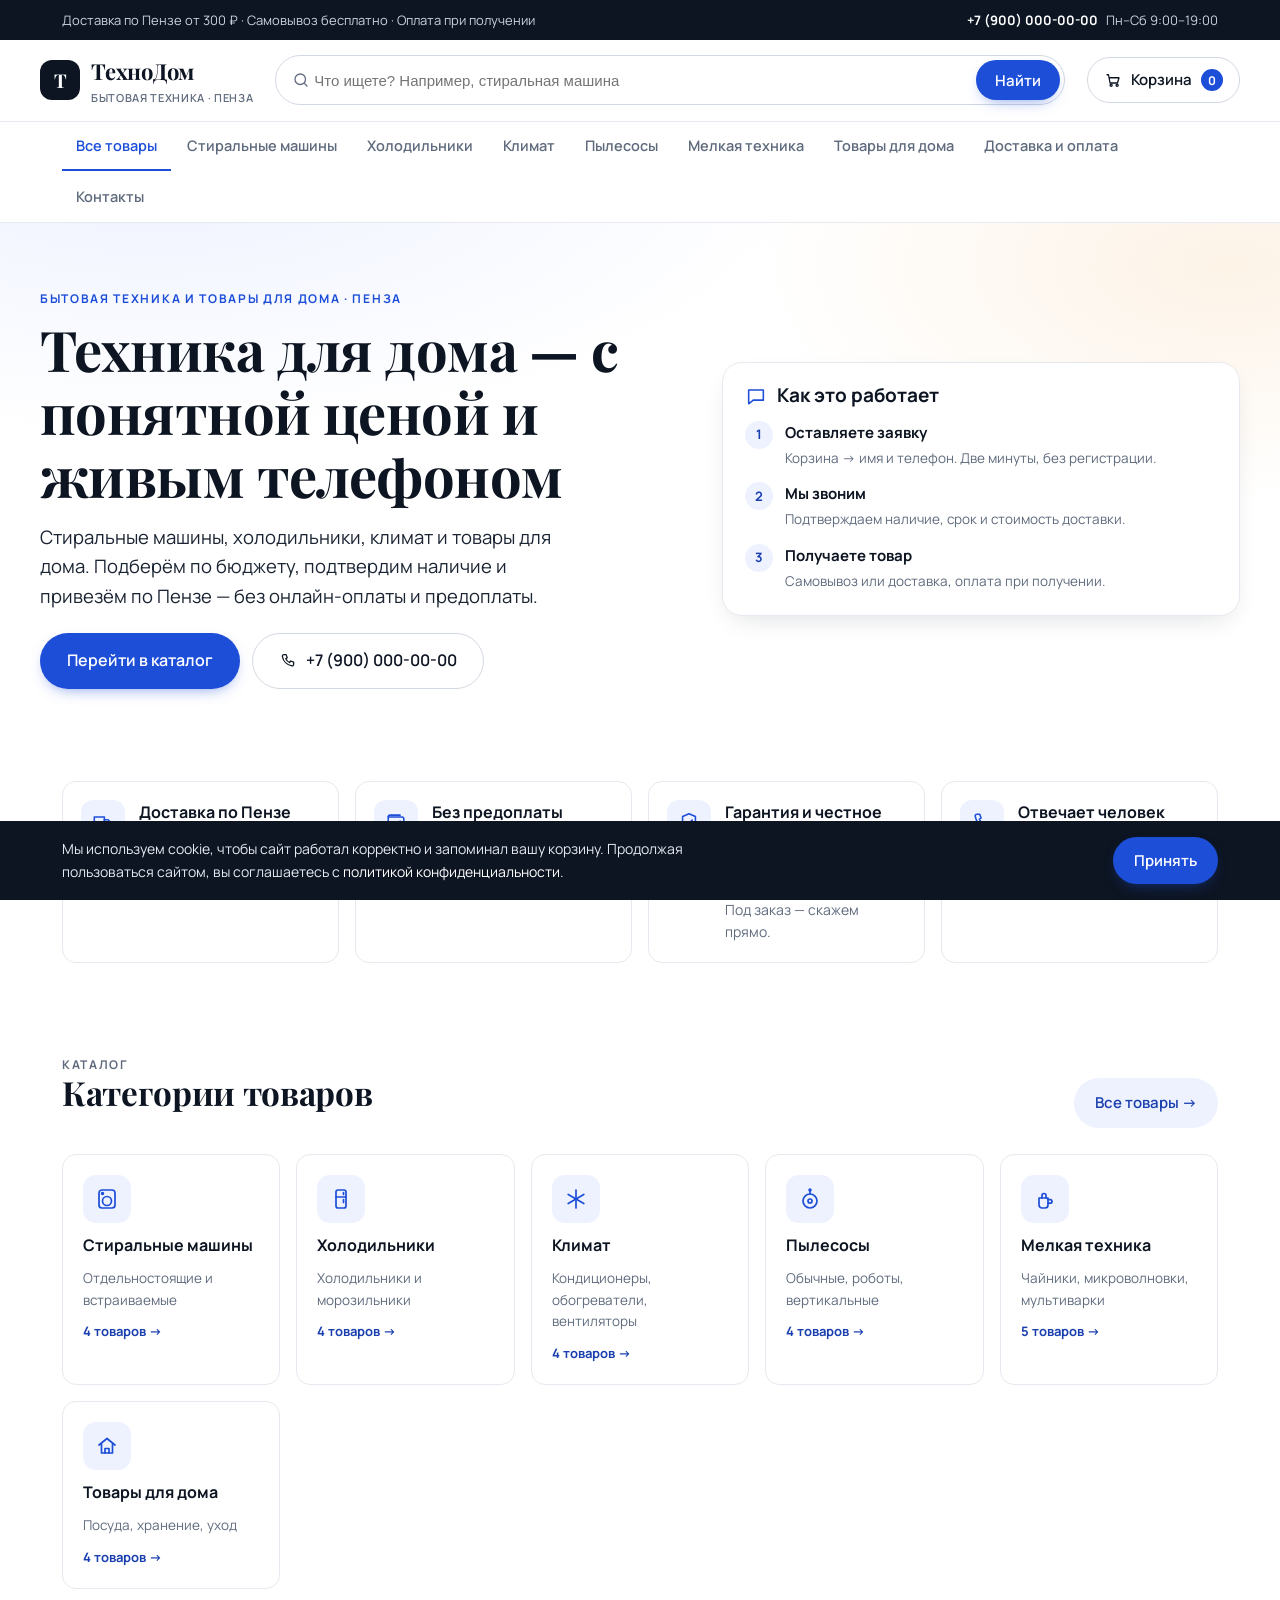
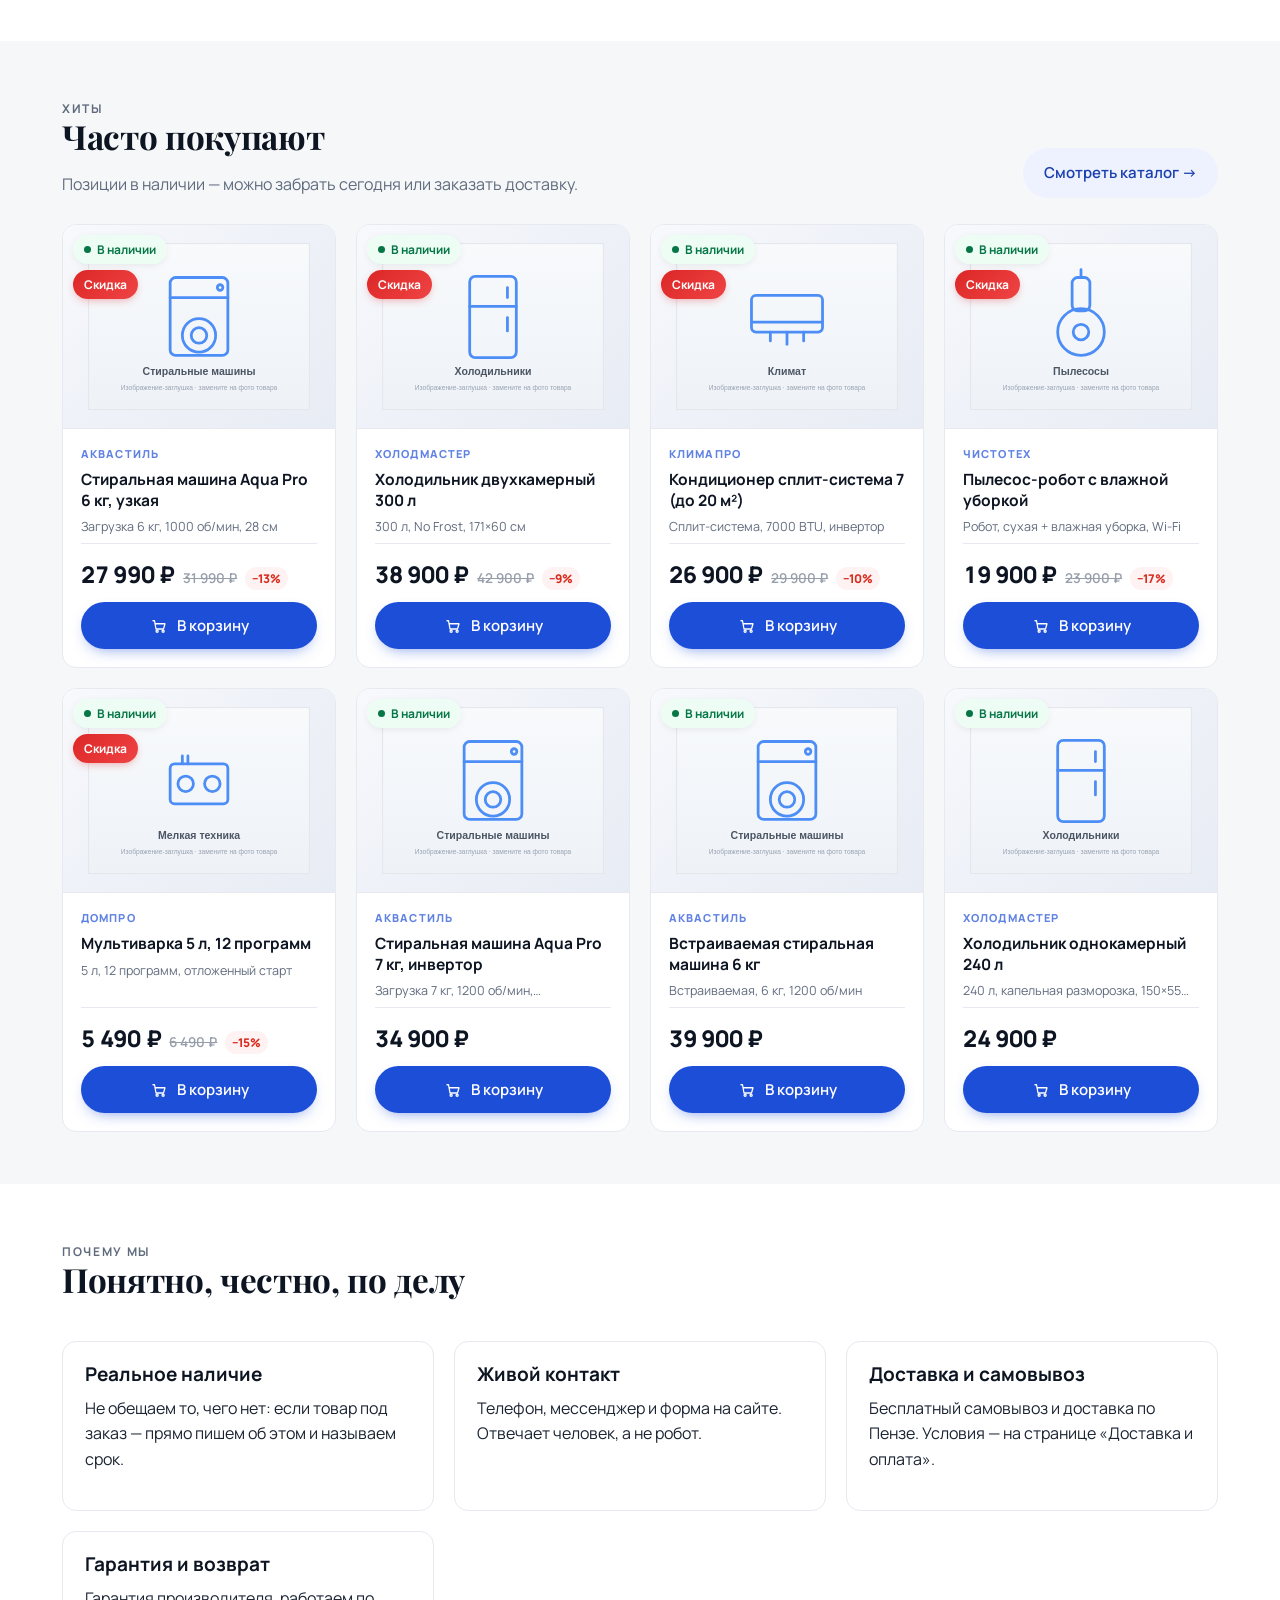
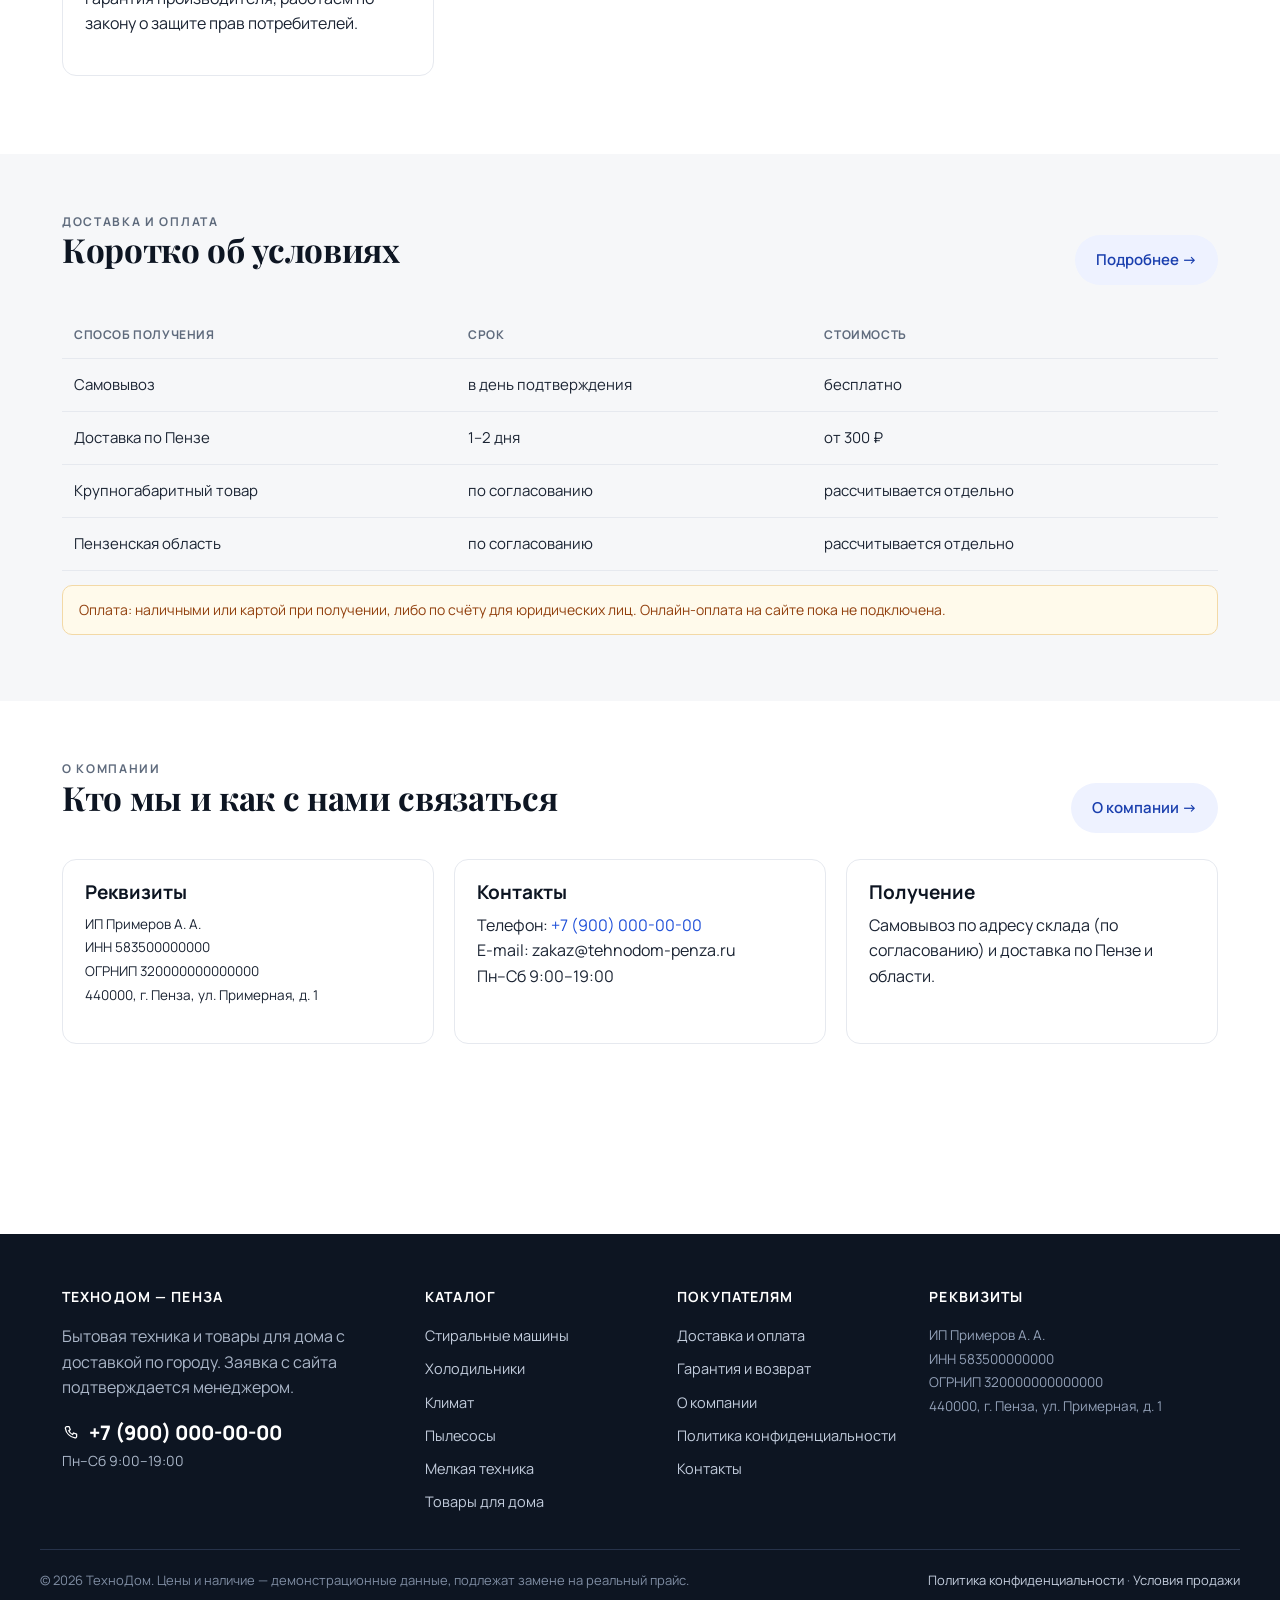
<file: index.html>
<!DOCTYPE html>
<html lang="ru">
<head>
<meta charset="utf-8">
<meta name="viewport" content="width=device-width, initial-scale=1">
<title>ТехноДом Пенза — бытовая техника и товары для дома с доставкой</title>
<meta name="description" content="Бытовая техника и товары для дома в Пензе: стиральные машины, холодильники, климат, пылесосы, мелкая техника. Доставка по городу и самовывоз, оплата при получении.">
<link rel="canonical" href="https://example.ru/">
<link rel="preconnect" href="https://fonts.googleapis.com">
<link rel="preconnect" href="https://fonts.gstatic.com" crossorigin>
<link href="https://fonts.googleapis.com/css2?family=Manrope:wght@400;500;600;700;800&family=Playfair+Display:wght@600;700&display=swap" rel="stylesheet">
<link rel="stylesheet" href="assets/css/styles.css">
<link rel="icon" href="assets/img/cat-other.svg" type="image/svg+xml">
</head>
<body>
<a class="skip-link" href="#content">Перейти к содержимому</a>

<div class="topbar">
  <div class="container topbar-inner">
    <span class="topbar-left">Доставка по Пензе от 300 ₽ · Самовывоз бесплатно · Оплата при получении</span>
    <span class="topbar-right">
      <a class="topbar-phone" href="tel:+79000000000">+7 (900) 000-00-00</a>
      <span>Пн–Сб 9:00–19:00</span>
    </span>
  </div>
</div>

<header class="site-header">
  <div class="container header-main">
    <a class="brand" href="index.html"><span class="brand-mark">Т</span><span>ТехноДом<small>бытовая техника · Пенза</small></span></a>
    <form class="header-search" role="search" action="catalog.html" method="get">
      <label class="visually-hidden" for="q">Поиск по каталогу</label>
      <span class="search-ico" data-icon="search"></span>
      <input id="q" name="q" type="search" placeholder="Что ищете? Например, стиральная машина">
      <button class="btn btn-primary" type="submit">Найти</button>
    </form>
    <div class="header-actions">
      <a class="cart-link" href="cart.html"><span data-icon="cart"></span>Корзина <span class="cart-count" data-cart-count>0</span></a>
      <button class="nav-toggle" type="button" aria-expanded="false" aria-controls="main-nav"><span data-icon="menu"></span><span>Меню</span></button>
    </div>
  </div>
  <nav class="main-nav" id="main-nav" aria-label="Каталог">
    <div class="container">
      <ul>
        <li><a href="catalog.html" aria-current="page">Все товары</a></li>
        <li><a href="catalog.html?cat=washing">Стиральные машины</a></li>
        <li><a href="catalog.html?cat=fridges">Холодильники</a></li>
        <li><a href="catalog.html?cat=climate">Климат</a></li>
        <li><a href="catalog.html?cat=vacuum">Пылесосы</a></li>
        <li><a href="catalog.html?cat=small">Мелкая техника</a></li>
        <li><a href="catalog.html?cat=home">Товары для дома</a></li>
        <li><a href="delivery.html">Доставка и оплата</a></li>
        <li><a href="contacts.html">Контакты</a></li>
      </ul>
    </div>
  </nav>
</header>

<main id="content">
  <!-- HERO -->
  <section class="hero">
    <div class="container hero-inner">
      <div>
        <p class="eyebrow">Бытовая техника и товары для дома · Пенза</p>
        <h1>Техника для дома — с понятной ценой и живым телефоном</h1>
        <p class="lead">Стиральные машины, холодильники, климат и товары для дома. Подберём по бюджету, подтвердим наличие и привезём по Пензе — без онлайн-оплаты и предоплаты.</p>
        <div class="hero-actions">
          <a class="btn btn-primary btn-lg" href="catalog.html">Перейти в каталог</a>
          <a class="btn btn-outline btn-lg" href="tel:+79000000000"><span data-icon="phone"></span><span>+7 (900) 000-00-00</span></a>
        </div>
      </div>
      <aside class="trust-panel" aria-label="Как оформить заказ">
        <div class="tp-head"><span data-icon="chat" data-icon-size="22"></span><h3>Как это работает</h3></div>
        <ol class="steps">
          <li><span class="n">1</span><div><b>Оставляете заявку</b><span>Корзина → имя и телефон. Две минуты, без регистрации.</span></div></li>
          <li><span class="n">2</span><div><b>Мы звоним</b><span>Подтверждаем наличие, срок и стоимость доставки.</span></div></li>
          <li><span class="n">3</span><div><b>Получаете товар</b><span>Самовывоз или доставка, оплата при получении.</span></div></li>
        </ol>
      </aside>
    </div>
  </section>

  <!-- BENEFITS -->
  <section class="section" style="padding-top:34px;padding-bottom:34px">
    <div class="container benefits">
      <div class="benefit"><span class="bico" data-icon="truck" data-icon-size="22"></span><div><b>Доставка по Пензе</b><p>Самовывоз бесплатно, доставка от 300 ₽ — назовём срок при звонке.</p></div></div>
      <div class="benefit"><span class="bico" data-icon="wallet" data-icon-size="22"></span><div><b>Без предоплаты</b><p>Оплата при получении или по счёту. Онлайн-оплаты на сайте нет намеренно.</p></div></div>
      <div class="benefit"><span class="bico" data-icon="shield" data-icon-size="22"></span><div><b>Гарантия и честное наличие</b><p>Документы на товар, гарантия производителя. Под заказ — скажем прямо.</p></div></div>
      <div class="benefit"><span class="bico" data-icon="phone" data-icon-size="22"></span><div><b>Отвечает человек</b><p>Телефон, форма на сайте и мессенджер. Поможем выбрать под задачу.</p></div></div>
    </div>
  </section>

  <!-- CATEGORIES -->
  <section class="section">
    <div class="container">
      <div class="section-head">
        <div>
          <p class="eyebrow">Каталог</p>
          <h2>Категории товаров</h2>
        </div>
        <a class="btn btn-ghost" href="catalog.html">Все товары →</a>
      </div>
      <div class="grid-cards" id="home-categories"></div>
    </div>
  </section>

  <!-- HITS -->
  <section class="section section-alt">
    <div class="container">
      <div class="section-head">
        <div>
          <p class="eyebrow">Хиты</p>
          <h2>Часто покупают</h2>
          <p>Позиции в наличии — можно забрать сегодня или заказать доставку.</p>
        </div>
        <a class="btn btn-ghost" href="catalog.html?sort=popular">Смотреть каталог →</a>
      </div>
      <div class="product-grid" id="home-hits"></div>
    </div>
  </section>

  <!-- WHY US -->
  <section class="section">
    <div class="container">
      <div class="section-head"><div><p class="eyebrow">Почему мы</p><h2>Понятно, честно, по делу</h2></div></div>
      <div class="content-grid">
        <div class="info-card"><h3>Реальное наличие</h3><p>Не обещаем то, чего нет: если товар под заказ — прямо пишем об этом и называем срок.</p></div>
        <div class="info-card"><h3>Живой контакт</h3><p>Телефон, мессенджер и форма на сайте. Отвечает человек, а не робот.</p></div>
        <div class="info-card"><h3>Доставка и самовывоз</h3><p>Бесплатный самовывоз и доставка по Пензе. Условия — на странице «Доставка и оплата».</p></div>
        <div class="info-card"><h3>Гарантия и возврат</h3><p>Гарантия производителя, работаем по закону о защите прав потребителей.</p></div>
      </div>
    </div>
  </section>

  <!-- DELIVERY STRIP -->
  <section class="section section-alt">
    <div class="container">
      <div class="section-head"><div><p class="eyebrow">Доставка и оплата</p><h2>Коротко об условиях</h2></div>
        <a class="btn btn-ghost" href="delivery.html">Подробнее →</a></div>
      <table class="data-table">
        <thead><tr><th>Способ получения</th><th>Срок</th><th>Стоимость</th></tr></thead>
        <tbody>
          <tr><td>Самовывоз</td><td>в день подтверждения</td><td>бесплатно</td></tr>
          <tr><td>Доставка по Пензе</td><td>1–2 дня</td><td>от 300 ₽</td></tr>
          <tr><td>Крупногабаритный товар</td><td>по согласованию</td><td>рассчитывается отдельно</td></tr>
          <tr><td>Пензенская область</td><td>по согласованию</td><td>рассчитывается отдельно</td></tr>
        </tbody>
      </table>
      <p class="note">Оплата: наличными или картой при получении, либо по счёту для юридических лиц. Онлайн-оплата на сайте пока не подключена.</p>
    </div>
  </section>

  <!-- REQUISITES / TRUST -->
  <section class="section">
    <div class="container">
      <div class="section-head"><div><p class="eyebrow">О компании</p><h2>Кто мы и как с нами связаться</h2></div>
        <a class="btn btn-ghost" href="about.html">О компании →</a></div>
      <div class="content-grid">
        <div class="info-card"><h3>Реквизиты</h3><p class="requisites" style="color:var(--text-soft)">ИП Примеров А. А.<br>ИНН 583500000000<br>ОГРНИП 320000000000000<br>440000, г. Пенза, ул. Примерная, д. 1</p></div>
        <div class="info-card"><h3>Контакты</h3><p>Телефон: <a href="tel:+79000000000">+7 (900) 000-00-00</a><br>E-mail: zakaz@tehnodom-penza.ru<br>Пн–Сб 9:00–19:00</p></div>
        <div class="info-card"><h3>Получение</h3><p>Самовывоз по адресу склада (по согласованию) и доставка по Пензе и области.</p></div>
      </div>
    </div>
  </section>
</main>

<footer class="site-footer">
  <div class="container footer-grid">
    <div>
      <h4>ТехноДом — Пенза</h4>
      <p>Бытовая техника и товары для дома с доставкой по городу. Заявка с сайта подтверждается менеджером.</p>
      <a class="foot-phone" href="tel:+79000000000"><span data-icon="phone"></span>+7 (900) 000-00-00</a>
      <p style="font-size:14px">Пн–Сб 9:00–19:00</p>
    </div>
    <div>
      <h4>Каталог</h4>
      <ul>
        <li><a href="catalog.html?cat=washing">Стиральные машины</a></li>
        <li><a href="catalog.html?cat=fridges">Холодильники</a></li>
        <li><a href="catalog.html?cat=climate">Климат</a></li>
        <li><a href="catalog.html?cat=vacuum">Пылесосы</a></li>
        <li><a href="catalog.html?cat=small">Мелкая техника</a></li>
        <li><a href="catalog.html?cat=home">Товары для дома</a></li>
      </ul>
    </div>
    <div>
      <h4>Покупателям</h4>
      <ul>
        <li><a href="delivery.html">Доставка и оплата</a></li>
        <li><a href="warranty.html">Гарантия и возврат</a></li>
        <li><a href="about.html">О компании</a></li>
        <li><a href="privacy.html">Политика конфиденциальности</a></li>
        <li><a href="contacts.html">Контакты</a></li>
      </ul>
    </div>
    <div>
      <h4>Реквизиты</h4>
      <p class="requisites">ИП Примеров А. А.<br>ИНН 583500000000<br>ОГРНИП 320000000000000<br>440000, г. Пенза, ул. Примерная, д. 1</p>
    </div>
  </div>
  <div class="container footer-legal">
    <span>© 2026 ТехноДом. Цены и наличие — демонстрационные данные, подлежат замене на реальный прайс.</span>
    <span><a href="privacy.html">Политика конфиденциальности</a> · <a href="delivery.html">Условия продажи</a></span>
  </div>
</footer>

<div class="cookie-bar">
  <div class="container">
    <p>Мы используем cookie, чтобы сайт работал корректно и запоминал вашу корзину. Продолжая пользоваться сайтом, вы соглашаетесь с <a href="privacy.html" style="color:#fff">политикой конфиденциальности</a>.</p>
    <button class="btn btn-primary" type="button" data-cookie-ok>Принять</button>
  </div>
</div>

<script src="assets/js/data.js?v=3"></script>
<script src="assets/js/icons.js?v=3"></script>
<script src="assets/js/app.js?v=3"></script>
<script src="assets/js/home.js?v=3"></script>
</body>
</html>
</file>
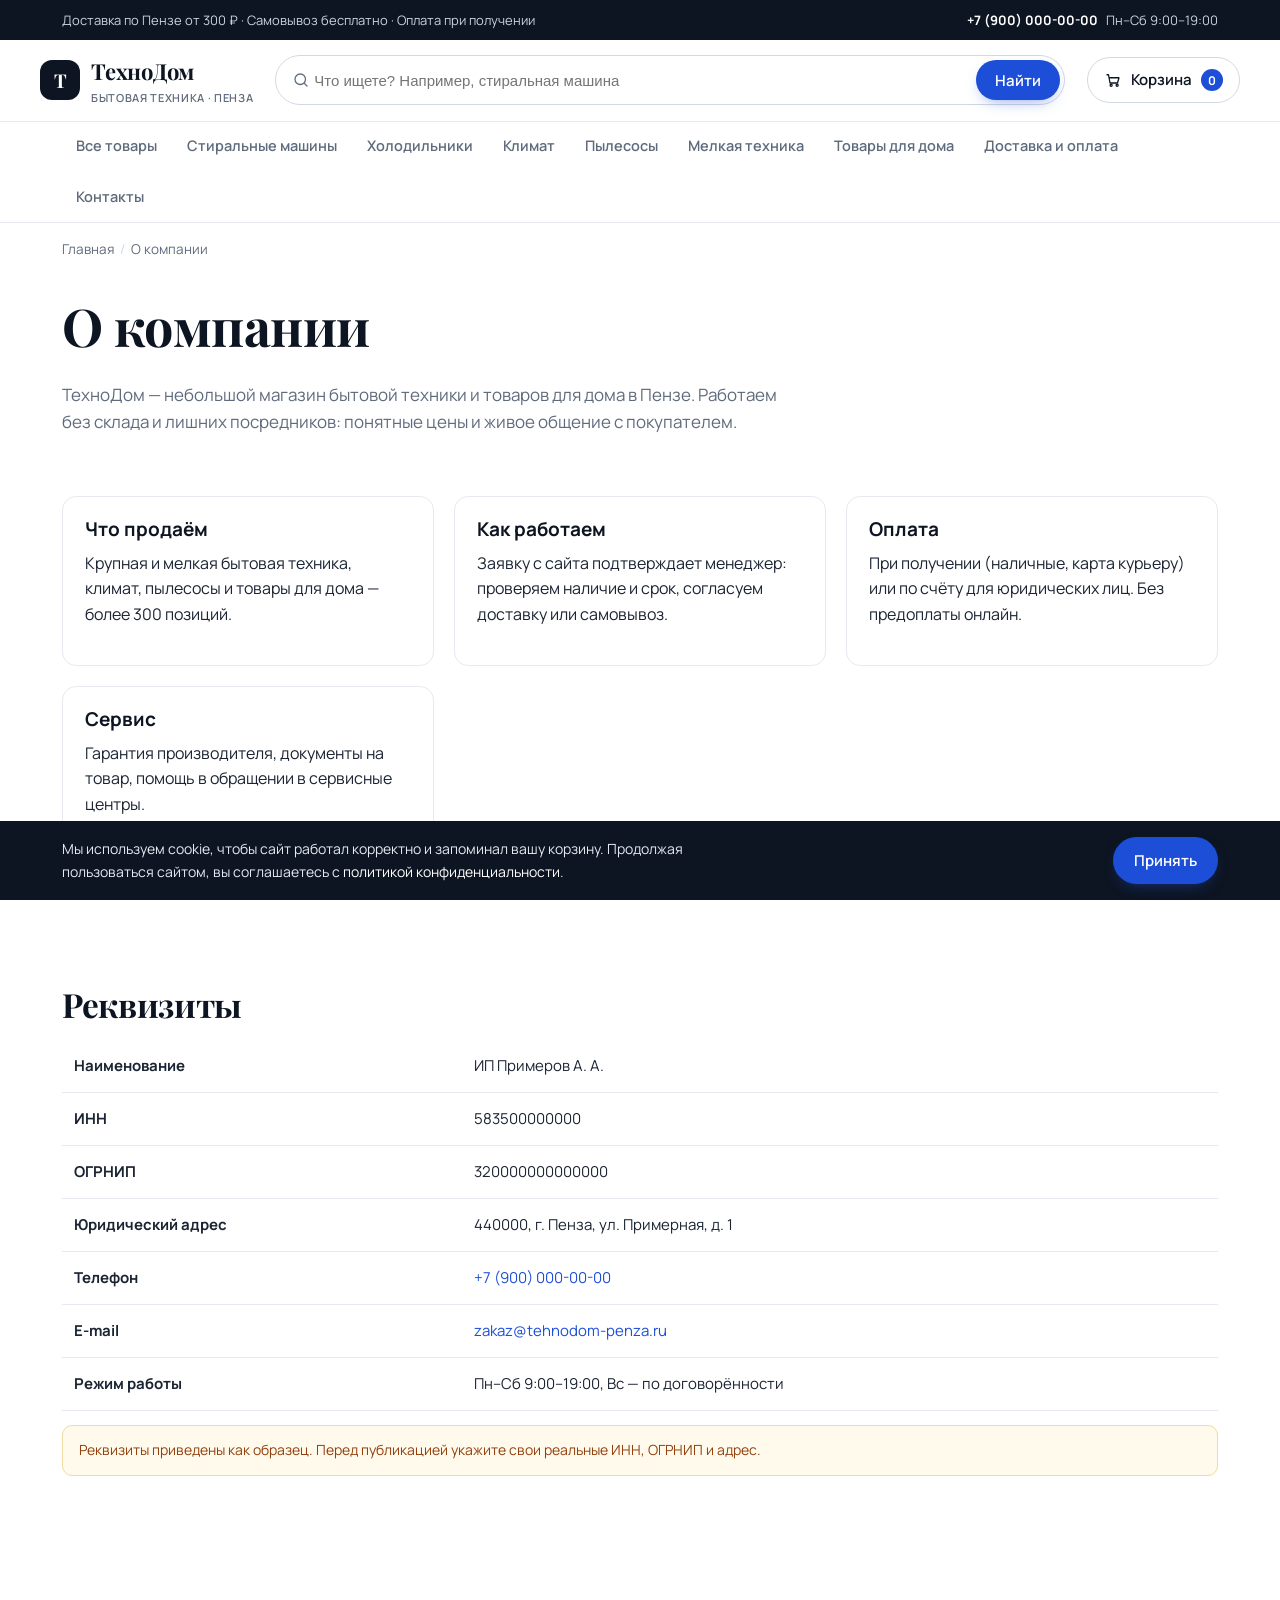
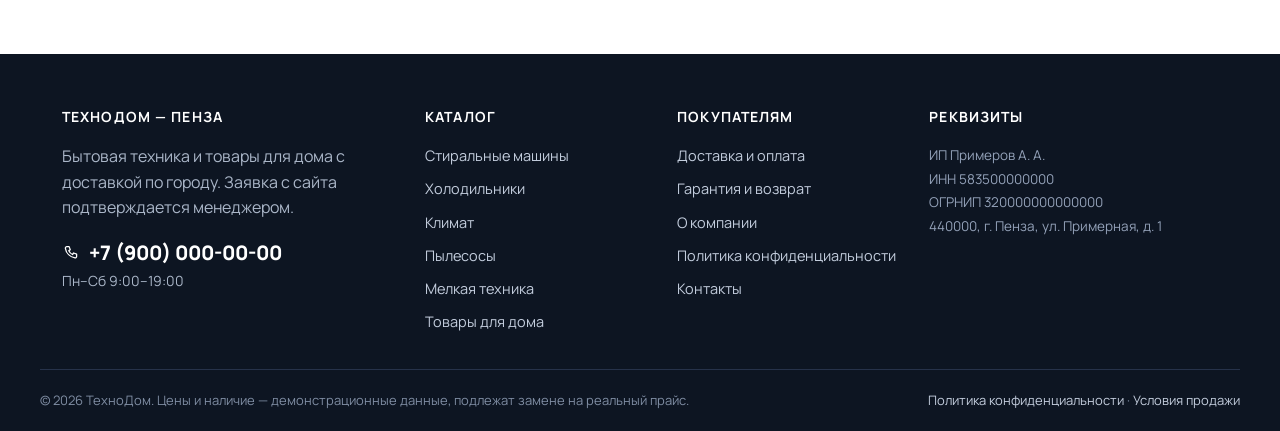
<file: about.html>
<!DOCTYPE html>
<html lang="ru">
<head>
<meta charset="utf-8">
<meta name="viewport" content="width=device-width, initial-scale=1">
<title>О компании — ТехноДом Пенза</title>
<meta name="description" content="ТехноДом: интернет-магазин бытовой техники и товаров для дома в Пензе. Реквизиты, принципы работы, контакты.">
<link rel="preconnect" href="https://fonts.googleapis.com">
<link rel="preconnect" href="https://fonts.gstatic.com" crossorigin>
<link href="https://fonts.googleapis.com/css2?family=Manrope:wght@400;500;600;700;800&family=Playfair+Display:wght@600;700&display=swap" rel="stylesheet">
<link rel="stylesheet" href="assets/css/styles.css">
<link rel="icon" href="assets/img/cat-other.svg" type="image/svg+xml">
</head>
<body>
<a class="skip-link" href="#content">Перейти к содержимому</a>

<div class="topbar">
  <div class="container topbar-inner">
    <span class="topbar-left">Доставка по Пензе от 300 ₽ · Самовывоз бесплатно · Оплата при получении</span>
    <span class="topbar-right">
      <a class="topbar-phone" href="tel:+79000000000">+7 (900) 000-00-00</a>
      <span>Пн–Сб 9:00–19:00</span>
    </span>
  </div>
</div>

<header class="site-header">
  <div class="container header-main">
    <a class="brand" href="index.html"><span class="brand-mark">Т</span><span>ТехноДом<small>бытовая техника · Пенза</small></span></a>
    <form class="header-search" role="search" action="catalog.html" method="get">
      <label class="visually-hidden" for="q">Поиск по каталогу</label>
      <span class="search-ico" data-icon="search"></span>
      <input id="q" name="q" type="search" placeholder="Что ищете? Например, стиральная машина">
      <button class="btn btn-primary" type="submit">Найти</button>
    </form>
    <div class="header-actions">
      <a class="cart-link" href="cart.html"><span data-icon="cart"></span>Корзина <span class="cart-count" data-cart-count>0</span></a>
      <button class="nav-toggle" type="button" aria-expanded="false" aria-controls="main-nav"><span data-icon="menu"></span><span>Меню</span></button>
    </div>
  </div>
  <nav class="main-nav" id="main-nav" aria-label="Каталог">
    <div class="container">
      <ul>
        <li><a href="catalog.html">Все товары</a></li>
        <li><a href="catalog.html?cat=washing">Стиральные машины</a></li>
        <li><a href="catalog.html?cat=fridges">Холодильники</a></li>
        <li><a href="catalog.html?cat=climate">Климат</a></li>
        <li><a href="catalog.html?cat=vacuum">Пылесосы</a></li>
        <li><a href="catalog.html?cat=small">Мелкая техника</a></li>
        <li><a href="catalog.html?cat=home">Товары для дома</a></li>
        <li><a href="delivery.html">Доставка и оплата</a></li>
        <li><a href="contacts.html">Контакты</a></li>
      </ul>
    </div>
  </nav>
</header>

<main id="content">
  <div class="container">
    <nav class="breadcrumbs" aria-label="Хлебные крошки"><ol><li><a href="index.html">Главная</a></li><li aria-current="page">О компании</li></ol></nav>
    <div class="page-head">
      <h1>О компании</h1>
      <p>ТехноДом — небольшой магазин бытовой техники и товаров для дома в Пензе. Работаем без склада и лишних посредников: понятные цены и живое общение с покупателем.</p>
    </div>

    <section class="section" style="padding-top:10px">
      <div class="content-grid">
        <div class="info-card"><h3>Что продаём</h3><p>Крупная и мелкая бытовая техника, климат, пылесосы и товары для дома — более 300 позиций.</p></div>
        <div class="info-card"><h3>Как работаем</h3><p>Заявку с сайта подтверждает менеджер: проверяем наличие и срок, согласуем доставку или самовывоз.</p></div>
        <div class="info-card"><h3>Оплата</h3><p>При получении (наличные, карта курьеру) или по счёту для юридических лиц. Без предоплаты онлайн.</p></div>
        <div class="info-card"><h3>Сервис</h3><p>Гарантия производителя, документы на товар, помощь в обращении в сервисные центры.</p></div>
      </div>
    </section>

    <section class="section">
      <h2>Реквизиты</h2>
      <table class="data-table">
        <tbody>
          <tr><th scope="row">Наименование</th><td>ИП Примеров А. А.</td></tr>
          <tr><th scope="row">ИНН</th><td>583500000000</td></tr>
          <tr><th scope="row">ОГРНИП</th><td>320000000000000</td></tr>
          <tr><th scope="row">Юридический адрес</th><td>440000, г. Пенза, ул. Примерная, д. 1</td></tr>
          <tr><th scope="row">Телефон</th><td><a href="tel:+79000000000">+7 (900) 000-00-00</a></td></tr>
          <tr><th scope="row">E-mail</th><td><a href="mailto:zakaz@tehnodom-penza.ru">zakaz@tehnodom-penza.ru</a></td></tr>
          <tr><th scope="row">Режим работы</th><td>Пн–Сб 9:00–19:00, Вс — по договорённости</td></tr>
        </tbody>
      </table>
      <p class="note">Реквизиты приведены как образец. Перед публикацией укажите свои реальные ИНН, ОГРНИП и адрес.</p>
    </section>
  </div>
</main>

<footer class="site-footer">
  <div class="container footer-grid">
    <div>
      <h4>ТехноДом — Пенза</h4>
      <p>Бытовая техника и товары для дома с доставкой по городу. Заявка с сайта подтверждается менеджером.</p>
      <a class="foot-phone" href="tel:+79000000000"><span class="ico" data-icon="phone"></span>+7 (900) 000-00-00</a>
      <p style="font-size:14px">Пн–Сб 9:00–19:00</p>
    </div>
    <div>
      <h4>Каталог</h4>
      <ul>
        <li><a href="catalog.html?cat=washing">Стиральные машины</a></li>
        <li><a href="catalog.html?cat=fridges">Холодильники</a></li>
        <li><a href="catalog.html?cat=climate">Климат</a></li>
        <li><a href="catalog.html?cat=vacuum">Пылесосы</a></li>
        <li><a href="catalog.html?cat=small">Мелкая техника</a></li>
        <li><a href="catalog.html?cat=home">Товары для дома</a></li>
      </ul>
    </div>
    <div>
      <h4>Покупателям</h4>
      <ul>
        <li><a href="delivery.html">Доставка и оплата</a></li>
        <li><a href="warranty.html">Гарантия и возврат</a></li>
        <li><a href="about.html">О компании</a></li>
        <li><a href="privacy.html">Политика конфиденциальности</a></li>
        <li><a href="contacts.html">Контакты</a></li>
      </ul>
    </div>
    <div>
      <h4>Реквизиты</h4>
      <p class="requisites">ИП Примеров А. А.<br>ИНН 583500000000<br>ОГРНИП 320000000000000<br>440000, г. Пенза, ул. Примерная, д. 1</p>
    </div>
  </div>
  <div class="container footer-legal">
    <span>© 2026 ТехноДом. Цены и наличие — демонстрационные данные, подлежат замене на реальный прайс.</span>
    <span><a href="privacy.html">Политика конфиденциальности</a> · <a href="delivery.html">Условия продажи</a></span>
  </div>
</footer>

<div class="cookie-bar">
  <div class="container">
    <p>Мы используем cookie, чтобы сайт работал корректно и запоминал вашу корзину. Продолжая пользоваться сайтом, вы соглашаетесь с <a href="privacy.html" style="color:#fff">политикой конфиденциальности</a>.</p>
    <button class="btn btn-primary" type="button" data-cookie-ok>Принять</button>
  </div>
</div>

<script src="assets/js/data.js?v=3"></script>
<script src="assets/js/icons.js?v=3"></script>
<script src="assets/js/app.js?v=3"></script>
</body>
</html>
</file>
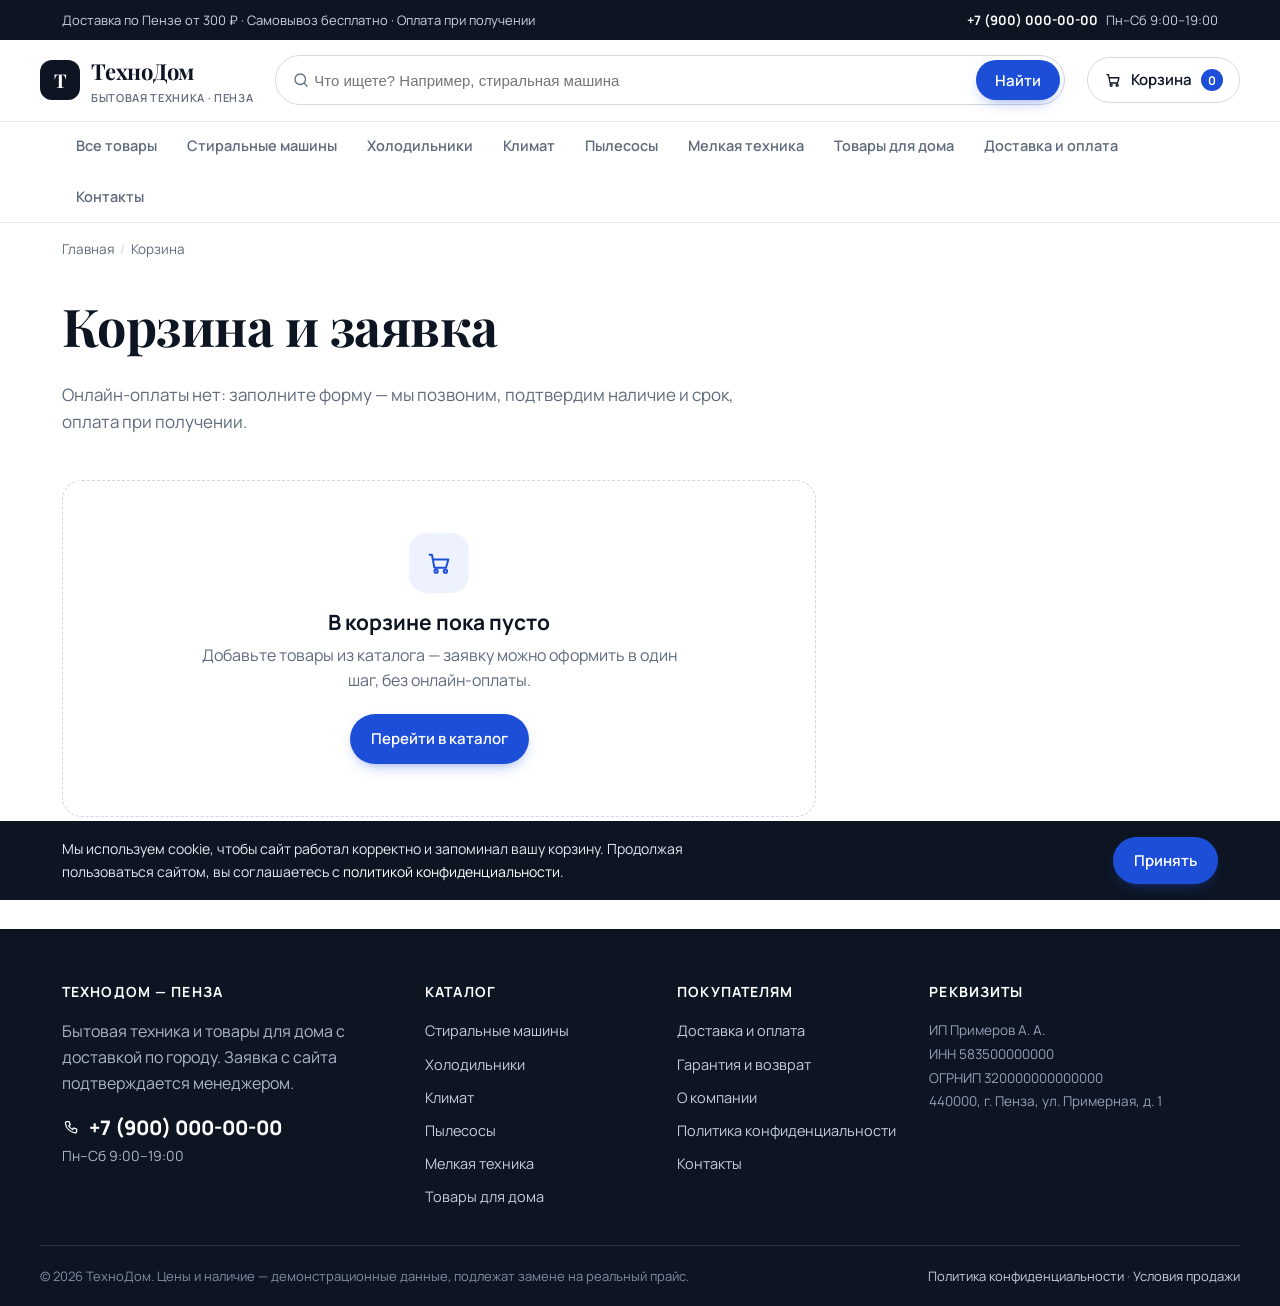
<file: cart.html>
<!DOCTYPE html>
<html lang="ru">
<head>
<meta charset="utf-8">
<meta name="viewport" content="width=device-width, initial-scale=1">
<title>Корзина и оформление заявки — ТехноДом Пенза</title>
<meta name="description" content="Оформление заявки в ТехноДом Пенза: укажите имя и телефон, выберите самовывоз или доставку. Оплата при получении, без онлайн-оплаты.">
<meta name="robots" content="noindex">
<link rel="preconnect" href="https://fonts.googleapis.com">
<link rel="preconnect" href="https://fonts.gstatic.com" crossorigin>
<link href="https://fonts.googleapis.com/css2?family=Manrope:wght@400;500;600;700;800&family=Playfair+Display:wght@600;700&display=swap" rel="stylesheet">
<link rel="stylesheet" href="assets/css/styles.css">
<link rel="icon" href="assets/img/cat-other.svg" type="image/svg+xml">
</head>
<body>
<a class="skip-link" href="#content">Перейти к содержимому</a>

<div class="topbar">
  <div class="container topbar-inner">
    <span class="topbar-left">Доставка по Пензе от 300 ₽ · Самовывоз бесплатно · Оплата при получении</span>
    <span class="topbar-right">
      <a class="topbar-phone" href="tel:+79000000000">+7 (900) 000-00-00</a>
      <span>Пн–Сб 9:00–19:00</span>
    </span>
  </div>
</div>

<header class="site-header">
  <div class="container header-main">
    <a class="brand" href="index.html"><span class="brand-mark">Т</span><span>ТехноДом<small>бытовая техника · Пенза</small></span></a>
    <form class="header-search" role="search" action="catalog.html" method="get">
      <label class="visually-hidden" for="q">Поиск по каталогу</label>
      <span class="search-ico" data-icon="search"></span>
      <input id="q" name="q" type="search" placeholder="Что ищете? Например, стиральная машина">
      <button class="btn btn-primary" type="submit">Найти</button>
    </form>
    <div class="header-actions">
      <a class="cart-link" href="cart.html"><span data-icon="cart"></span>Корзина <span class="cart-count" data-cart-count>0</span></a>
      <button class="nav-toggle" type="button" aria-expanded="false" aria-controls="main-nav"><span data-icon="menu"></span><span>Меню</span></button>
    </div>
  </div>
  <nav class="main-nav" id="main-nav" aria-label="Каталог">
    <div class="container">
      <ul>
        <li><a href="catalog.html">Все товары</a></li>
        <li><a href="catalog.html?cat=washing">Стиральные машины</a></li>
        <li><a href="catalog.html?cat=fridges">Холодильники</a></li>
        <li><a href="catalog.html?cat=climate">Климат</a></li>
        <li><a href="catalog.html?cat=vacuum">Пылесосы</a></li>
        <li><a href="catalog.html?cat=small">Мелкая техника</a></li>
        <li><a href="catalog.html?cat=home">Товары для дома</a></li>
        <li><a href="delivery.html">Доставка и оплата</a></li>
        <li><a href="contacts.html">Контакты</a></li>
      </ul>
    </div>
  </nav>
</header>

<main id="content">
  <div class="container">
    <nav class="breadcrumbs" aria-label="Хлебные крошки">
      <ol><li><a href="index.html">Главная</a></li><li aria-current="page">Корзина</li></ol>
    </nav>
    <div class="page-head">
      <h1>Корзина и заявка</h1>
      <p>Онлайн-оплаты нет: заполните форму — мы позвоним, подтвердим наличие и срок, оплата при получении.</p>
    </div>
  </div>

  <div class="container cart-layout" style="margin-top:20px">
    <div id="cart-main">
      <!-- Список товаров рисует cart.js -->
      <div class="cart-list" id="cart-list" aria-live="polite"></div>

      <!-- Форма заявки -->
      <form id="order-form" novalidate style="margin-top:28px">
        <h2>Данные для заявки</h2>
        <div class="form-errors" id="form-errors" role="alert"></div>

        <div class="form-grid">
          <div class="field" data-required="true">
            <label for="name">Имя <span class="req">*</span></label>
            <input id="name" name="name" type="text" autocomplete="name" placeholder="Как к вам обращаться">
            <p class="error-msg"></p>
          </div>
          <div class="field" data-required="true">
            <label for="phone">Телефон <span class="req">*</span></label>
            <input id="phone" name="phone" type="tel" inputmode="tel" autocomplete="tel" placeholder="+7 (900) 000-00-00">
            <p class="hint">Нужен, чтобы подтвердить наличие и согласовать время.</p>
            <p class="error-msg"></p>
          </div>
          <div class="field">
            <label for="email">E-mail (необязательно)</label>
            <input id="email" name="email" type="email" autocomplete="email" placeholder="для копии заявки">
            <p class="error-msg"></p>
          </div>

          <fieldset style="border:1px solid var(--border);border-radius:var(--radius);padding:16px">
            <legend style="font-weight:600;padding:0 8px">Способ получения</legend>
            <label class="check" style="padding:8px 0">
              <input type="radio" name="delivery" value="pickup" checked> Самовывоз — бесплатно (по согласованию)
            </label>
            <label class="check" style="padding:8px 0">
              <input type="radio" name="delivery" value="city"> Доставка по Пензе — от 300 ₽
            </label>
            <div class="field" style="margin-top:8px">
              <label for="address">Адрес доставки (если нужна)</label>
              <input id="address" name="address" type="text" autocomplete="street-address" placeholder="Улица, дом, квартира">
            </div>
          </fieldset>

          <div class="field">
            <label for="comment">Комментарий (необязательно)</label>
            <textarea id="comment" name="comment" placeholder="Например: нужен подъём на этаж или удобное время звонка"></textarea>
          </div>

          <div class="check-field" data-required="true">
            <input id="consent" name="consent" type="checkbox">
            <label for="consent">Согласен на обработку персональных данных в соответствии с <a href="privacy.html">политикой конфиденциальности</a> <span class="req">*</span></label>
          </div>
        </div>

        <p class="note" style="margin-top:16px">Это демонстрационный сайт: заявка никуда не отправляется, данные не сохраняются на сервере.</p>
      </form>
    </div>

    <aside class="summary" id="cart-summary" aria-label="Итог заявки">
      <h3>Ваша заявка</h3>
      <div class="summary-row"><span>Товары</span><span id="sum-items">—</span></div>
      <div class="summary-row"><span>Доставка</span><span id="sum-delivery">—</span></div>
      <div class="summary-total"><span>Итого</span><span id="sum-total">—</span></div>
      <p class="hint" style="color:var(--muted);font-size:13px;margin-top:8px">Стоимость доставки уточняется при подтверждении заявки.</p>
      <button class="btn btn-primary btn-block btn-lg" type="submit" form="order-form" id="submit-order" style="margin-top:12px">Отправить заявку</button>
      <a class="btn btn-outline btn-block" href="catalog.html" style="margin-top:10px">Продолжить покупки</a>
    </aside>
  </div>
</main>

<footer class="site-footer">
  <div class="container footer-grid">
    <div>
      <h4>ТехноДом — Пенза</h4>
      <p>Бытовая техника и товары для дома с доставкой по городу. Заявка с сайта подтверждается менеджером.</p>
      <a class="foot-phone" href="tel:+79000000000"><span data-icon="phone"></span>+7 (900) 000-00-00</a>
      <p style="font-size:14px">Пн–Сб 9:00–19:00</p>
    </div>
    <div>
      <h4>Каталог</h4>
      <ul>
        <li><a href="catalog.html?cat=washing">Стиральные машины</a></li>
        <li><a href="catalog.html?cat=fridges">Холодильники</a></li>
        <li><a href="catalog.html?cat=climate">Климат</a></li>
        <li><a href="catalog.html?cat=vacuum">Пылесосы</a></li>
        <li><a href="catalog.html?cat=small">Мелкая техника</a></li>
        <li><a href="catalog.html?cat=home">Товары для дома</a></li>
      </ul>
    </div>
    <div>
      <h4>Покупателям</h4>
      <ul>
        <li><a href="delivery.html">Доставка и оплата</a></li>
        <li><a href="warranty.html">Гарантия и возврат</a></li>
        <li><a href="about.html">О компании</a></li>
        <li><a href="privacy.html">Политика конфиденциальности</a></li>
        <li><a href="contacts.html">Контакты</a></li>
      </ul>
    </div>
    <div>
      <h4>Реквизиты</h4>
      <p class="requisites">ИП Примеров А. А.<br>ИНН 583500000000<br>ОГРНИП 320000000000000<br>440000, г. Пенза, ул. Примерная, д. 1</p>
    </div>
  </div>
  <div class="container footer-legal">
    <span>© 2026 ТехноДом. Цены и наличие — демонстрационные данные, подлежат замене на реальный прайс.</span>
    <span><a href="privacy.html">Политика конфиденциальности</a> · <a href="delivery.html">Условия продажи</a></span>
  </div>
</footer>

<div class="cookie-bar">
  <div class="container">
    <p>Мы используем cookie, чтобы сайт работал корректно и запоминал вашу корзину. Продолжая пользоваться сайтом, вы соглашаетесь с <a href="privacy.html" style="color:#fff">политикой конфиденциальности</a>.</p>
    <button class="btn btn-primary" type="button" data-cookie-ok>Принять</button>
  </div>
</div>

<script src="assets/js/data.js?v=3"></script>
<script src="assets/js/icons.js?v=3"></script>
<script src="assets/js/app.js?v=3"></script>
<script src="assets/js/cart.js?v=3"></script>
</body>
</html>
</file>
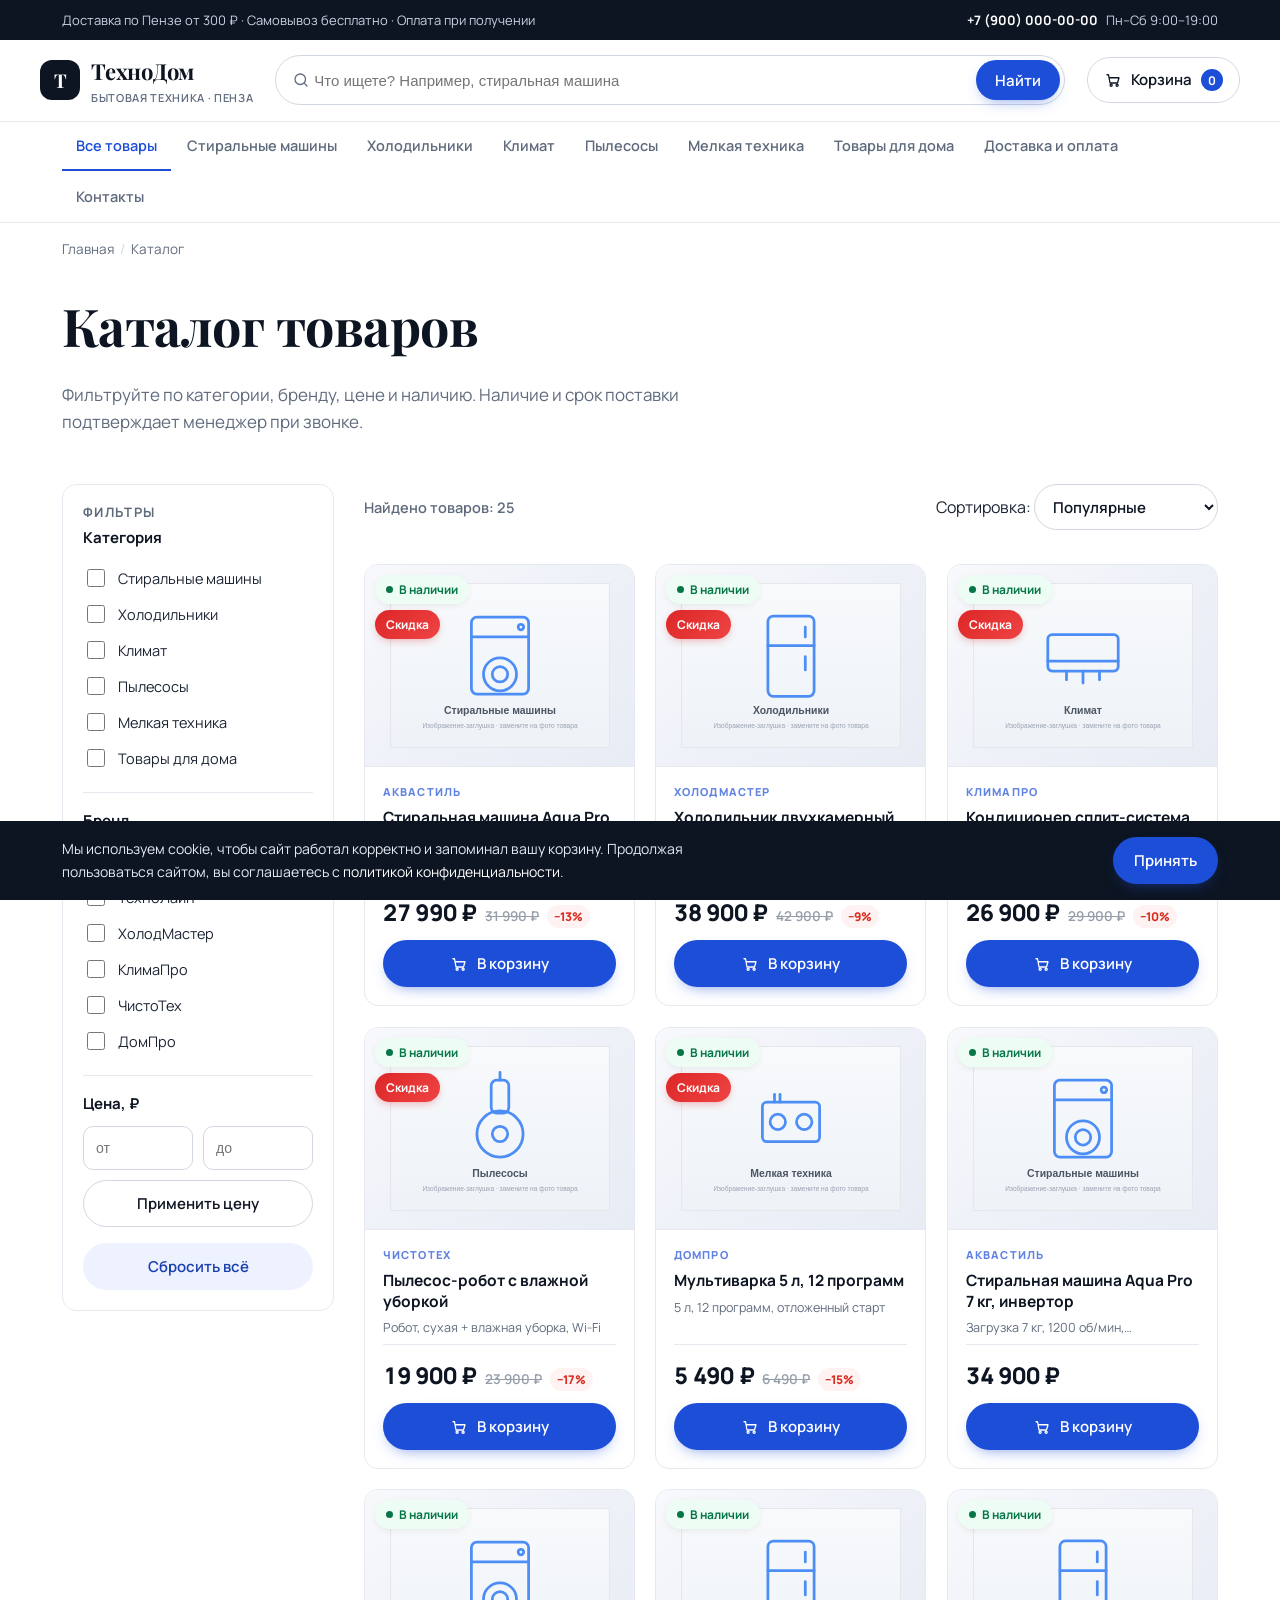
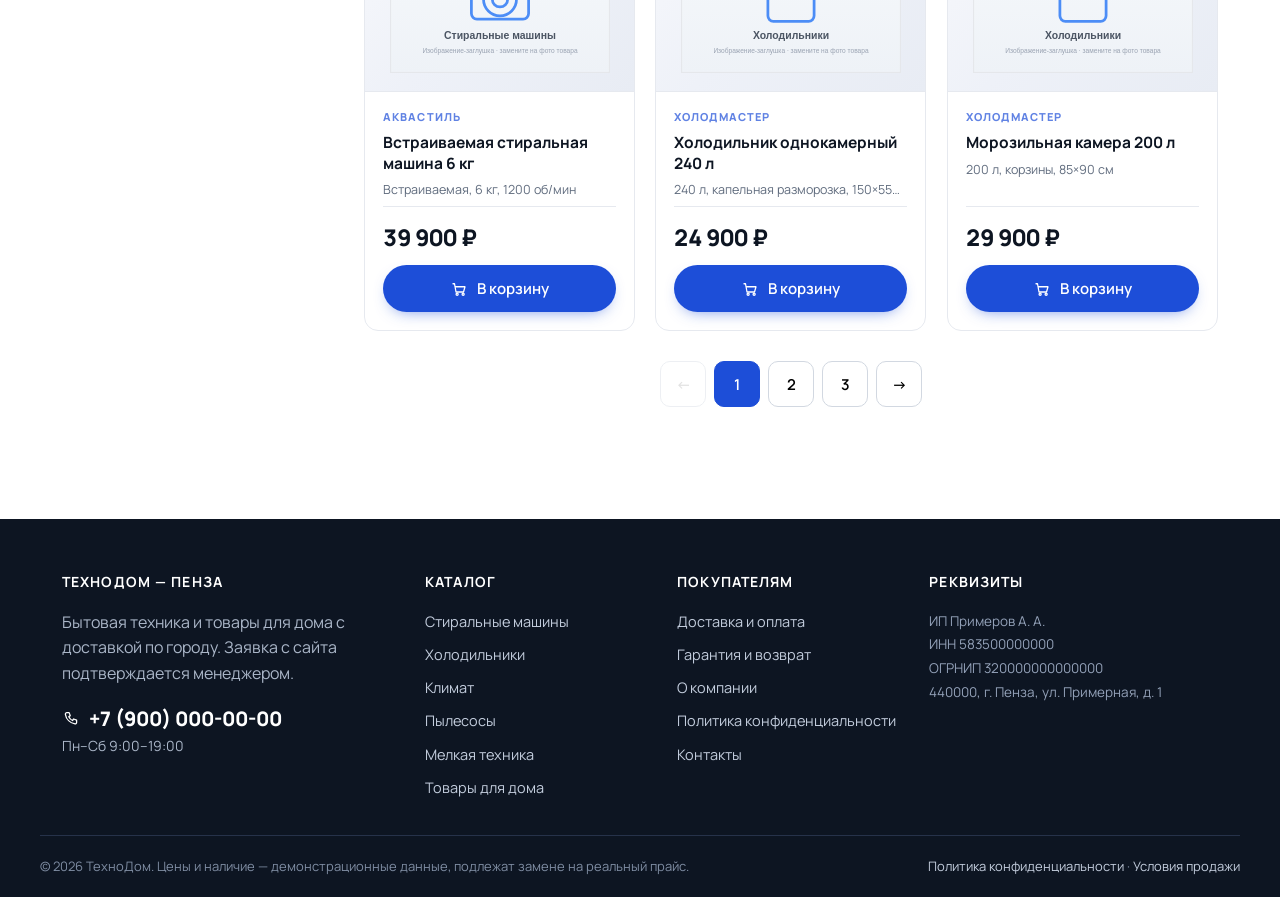
<file: catalog.html>
<!DOCTYPE html>
<html lang="ru">
<head>
<meta charset="utf-8">
<meta name="viewport" content="width=device-width, initial-scale=1">
<title>Каталог бытовой техники в Пензе — цены и наличие | ТехноДом</title>
<meta name="description" content="Каталог бытовой техники и товаров для дома в Пензе: фильтры по категории, бренду, цене и наличию. Доставка по городу и самовывоз, оплата при получении.">
<link rel="canonical" href="https://example.ru/catalog.html">
<link rel="preconnect" href="https://fonts.googleapis.com">
<link rel="preconnect" href="https://fonts.gstatic.com" crossorigin>
<link href="https://fonts.googleapis.com/css2?family=Manrope:wght@400;500;600;700;800&family=Playfair+Display:wght@600;700&display=swap" rel="stylesheet">
<link rel="stylesheet" href="assets/css/styles.css">
<link rel="icon" href="assets/img/cat-other.svg" type="image/svg+xml">
</head>
<body>
<a class="skip-link" href="#content">Перейти к содержимому</a>

<div class="topbar">
  <div class="container topbar-inner">
    <span class="topbar-left">Доставка по Пензе от 300 ₽ · Самовывоз бесплатно · Оплата при получении</span>
    <span class="topbar-right">
      <a class="topbar-phone" href="tel:+79000000000">+7 (900) 000-00-00</a>
      <span>Пн–Сб 9:00–19:00</span>
    </span>
  </div>
</div>

<header class="site-header">
  <div class="container header-main">
    <a class="brand" href="index.html"><span class="brand-mark">Т</span><span>ТехноДом<small>бытовая техника · Пенза</small></span></a>
    <form class="header-search" role="search" action="catalog.html" method="get">
      <label class="visually-hidden" for="q">Поиск по каталогу</label>
      <span class="search-ico" data-icon="search"></span>
      <input id="q" name="q" type="search" placeholder="Что ищете? Например, стиральная машина">
      <button class="btn btn-primary" type="submit">Найти</button>
    </form>
    <div class="header-actions">
      <a class="cart-link" href="cart.html"><span data-icon="cart"></span>Корзина <span class="cart-count" data-cart-count>0</span></a>
      <button class="nav-toggle" type="button" aria-expanded="false" aria-controls="main-nav"><span data-icon="menu"></span><span>Меню</span></button>
    </div>
  </div>
  <nav class="main-nav" id="main-nav" aria-label="Каталог">
    <div class="container">
      <ul>
        <li><a href="catalog.html" aria-current="page">Все товары</a></li>
        <li><a href="catalog.html?cat=washing">Стиральные машины</a></li>
        <li><a href="catalog.html?cat=fridges">Холодильники</a></li>
        <li><a href="catalog.html?cat=climate">Климат</a></li>
        <li><a href="catalog.html?cat=vacuum">Пылесосы</a></li>
        <li><a href="catalog.html?cat=small">Мелкая техника</a></li>
        <li><a href="catalog.html?cat=home">Товары для дома</a></li>
        <li><a href="delivery.html">Доставка и оплата</a></li>
        <li><a href="contacts.html">Контакты</a></li>
      </ul>
    </div>
  </nav>
</header>

<main id="content">
  <div class="container">
    <nav class="breadcrumbs" aria-label="Хлебные крошки">
      <ol><li><a href="index.html">Главная</a></li><li aria-current="page">Каталог</li></ol>
    </nav>

    <div class="page-head">
      <h1 id="catalog-top">Каталог товаров</h1>
      <p>Фильтруйте по категории, бренду, цене и наличию. Наличие и срок поставки подтверждает менеджер при звонке.</p>
    </div>
  </div>

  <div class="container catalog-layout" style="margin-top:24px">
    <!-- FILTERS -->
    <aside class="filters" aria-label="Фильтры каталога">
      <h3>Фильтры</h3>
      <button class="btn btn-outline btn-block filters-toggle" type="button" aria-expanded="false" aria-controls="filters-body"><span data-icon="menu"></span><span>Показать фильтры</span></button>
      <div class="filters-body" id="filters-body">
      <div class="filter-group">
        <b>Категория</b>
        <div id="filter-cats"></div>
      </div>
      <div class="filter-group">
        <b>Бренд</b>
        <div id="filter-brands"></div>
      </div>
      <div class="filter-group">
        <b>Цена, ₽</b>
        <div class="price-range">
          <label class="visually-hidden" for="filter-min">Цена от</label>
          <input id="filter-min" type="number" min="0" step="500" placeholder="от">
          <label class="visually-hidden" for="filter-max">Цена до</label>
          <input id="filter-max" type="number" min="0" step="500" placeholder="до">
        </div>
        <button class="btn btn-outline btn-block" type="button" id="apply-price" style="margin-top:10px">Применить цену</button>
      </div>
        <button class="btn btn-ghost btn-block" type="button" id="reset-filters-side">Сбросить всё</button>
      </div>
    </aside>

    <!-- RESULTS -->
    <section aria-label="Результаты">
      <div class="toolbar">
        <span class="result-count" id="result-count" role="status" aria-live="polite">Загрузка каталога…</span>
        <label>Сортировка:
          <select class="select" id="sort" aria-label="Сортировка товаров">
            <option value="popular">Популярные</option>
            <option value="price-asc">Сначала дешёвые</option>
            <option value="price-desc">Сначала дорогие</option>
            <option value="name">По названию</option>
          </select>
        </label>
      </div>

      <div class="chips" id="active-chips"></div>

      <!-- loading / empty / error state -->
      <div id="catalog-status" aria-live="polite"></div>

      <div class="product-grid" id="catalog-grid"></div>

      <nav class="pagination" id="catalog-pagination" aria-label="Постраничная навигация"></nav>
    </section>
  </div>
</main>

<footer class="site-footer">
  <div class="container footer-grid">
    <div>
      <h4>ТехноДом — Пенза</h4>
      <p>Бытовая техника и товары для дома с доставкой по городу. Заявка с сайта подтверждается менеджером.</p>
      <a class="foot-phone" href="tel:+79000000000"><span data-icon="phone"></span>+7 (900) 000-00-00</a>
      <p style="font-size:14px">Пн–Сб 9:00–19:00</p>
    </div>
    <div>
      <h4>Каталог</h4>
      <ul>
        <li><a href="catalog.html?cat=washing">Стиральные машины</a></li>
        <li><a href="catalog.html?cat=fridges">Холодильники</a></li>
        <li><a href="catalog.html?cat=climate">Климат</a></li>
        <li><a href="catalog.html?cat=vacuum">Пылесосы</a></li>
        <li><a href="catalog.html?cat=small">Мелкая техника</a></li>
        <li><a href="catalog.html?cat=home">Товары для дома</a></li>
      </ul>
    </div>
    <div>
      <h4>Покупателям</h4>
      <ul>
        <li><a href="delivery.html">Доставка и оплата</a></li>
        <li><a href="warranty.html">Гарантия и возврат</a></li>
        <li><a href="about.html">О компании</a></li>
        <li><a href="privacy.html">Политика конфиденциальности</a></li>
        <li><a href="contacts.html">Контакты</a></li>
      </ul>
    </div>
    <div>
      <h4>Реквизиты</h4>
      <p class="requisites">ИП Примеров А. А.<br>ИНН 583500000000<br>ОГРНИП 320000000000000<br>440000, г. Пенза, ул. Примерная, д. 1</p>
    </div>
  </div>
  <div class="container footer-legal">
    <span>© 2026 ТехноДом. Цены и наличие — демонстрационные данные, подлежат замене на реальный прайс.</span>
    <span><a href="privacy.html">Политика конфиденциальности</a> · <a href="delivery.html">Условия продажи</a></span>
  </div>
</footer>

<div class="cookie-bar">
  <div class="container">
    <p>Мы используем cookie, чтобы сайт работал корректно и запоминал вашу корзину. Продолжая пользоваться сайтом, вы соглашаетесь с <a href="privacy.html" style="color:#fff">политикой конфиденциальности</a>.</p>
    <button class="btn btn-primary" type="button" data-cookie-ok>Принять</button>
  </div>
</div>

<script src="assets/js/data.js?v=3"></script>
<script src="assets/js/icons.js?v=3"></script>
<script src="assets/js/app.js?v=3"></script>
<script src="assets/js/catalog.js?v=3"></script>
</body>
</html>
</file>
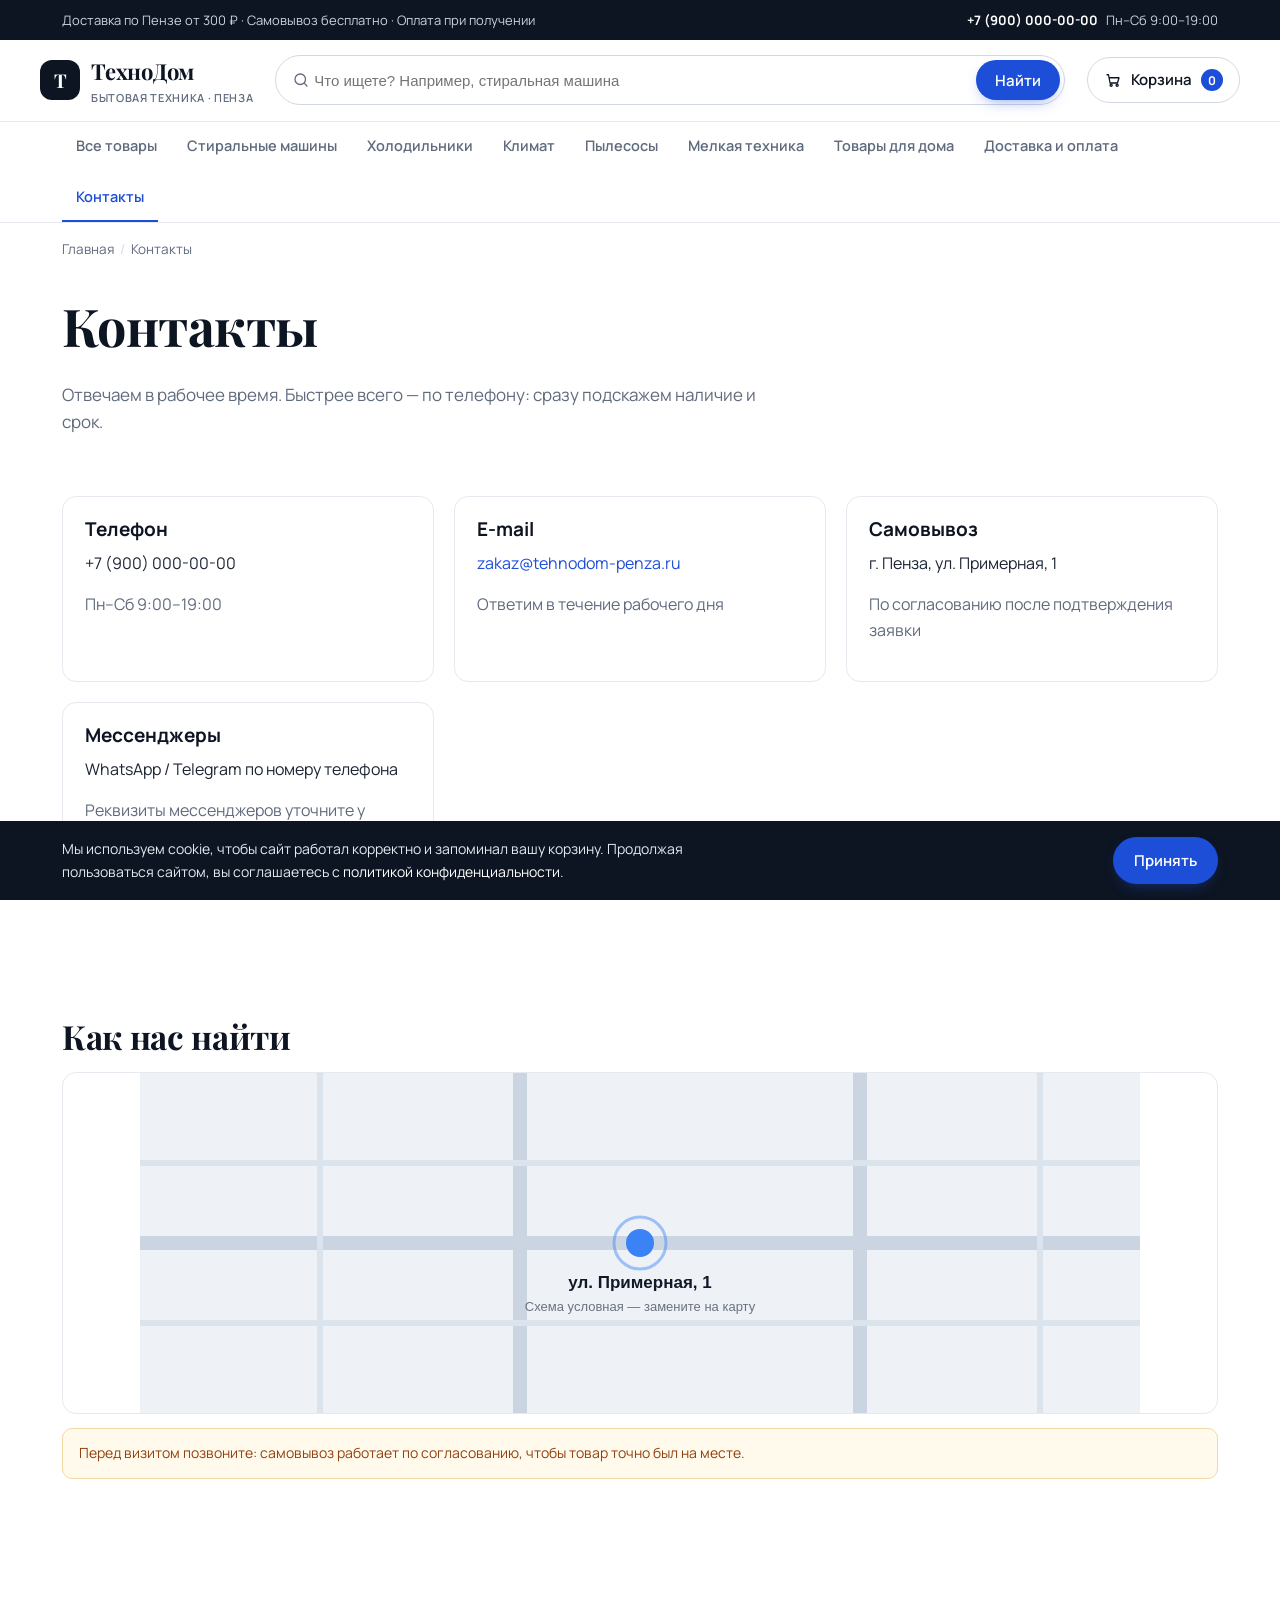
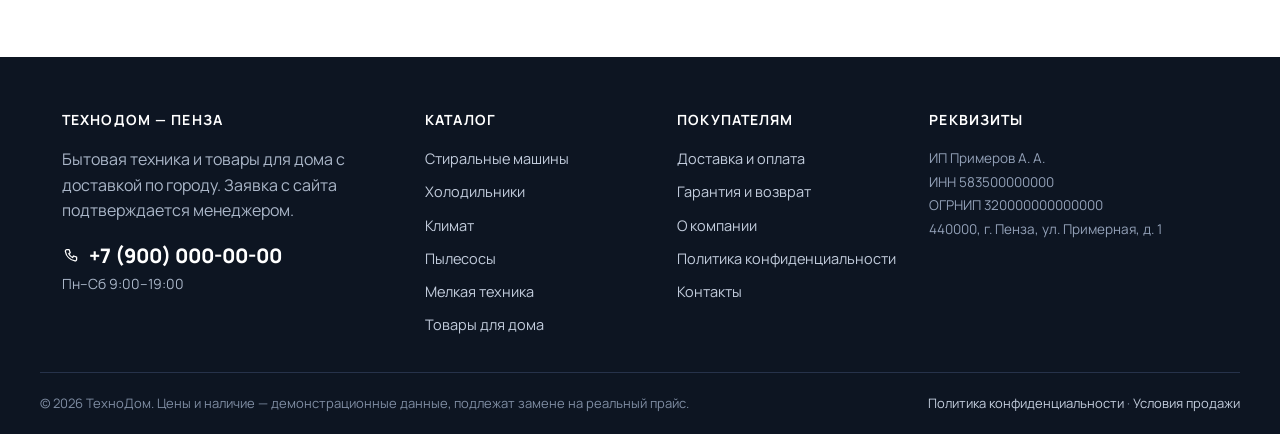
<file: contacts.html>
<!DOCTYPE html>
<html lang="ru">
<head>
<meta charset="utf-8">
<meta name="viewport" content="width=device-width, initial-scale=1">
<title>Контакты — ТехноДом Пенза</title>
<meta name="description" content="Контакты магазина ТехноДом в Пензе: телефон, e-mail, адрес самовывоза, часы работы, мессенджеры.">
<link rel="preconnect" href="https://fonts.googleapis.com">
<link rel="preconnect" href="https://fonts.gstatic.com" crossorigin>
<link href="https://fonts.googleapis.com/css2?family=Manrope:wght@400;500;600;700;800&family=Playfair+Display:wght@600;700&display=swap" rel="stylesheet">
<link rel="stylesheet" href="assets/css/styles.css">
<link rel="icon" href="assets/img/cat-other.svg" type="image/svg+xml">
</head>
<body>
<a class="skip-link" href="#content">Перейти к содержимому</a>

<div class="topbar">
  <div class="container topbar-inner">
    <span class="topbar-left">Доставка по Пензе от 300 ₽ · Самовывоз бесплатно · Оплата при получении</span>
    <span class="topbar-right">
      <a class="topbar-phone" href="tel:+79000000000">+7 (900) 000-00-00</a>
      <span>Пн–Сб 9:00–19:00</span>
    </span>
  </div>
</div>

<header class="site-header">
  <div class="container header-main">
    <a class="brand" href="index.html"><span class="brand-mark">Т</span><span>ТехноДом<small>бытовая техника · Пенза</small></span></a>
    <form class="header-search" role="search" action="catalog.html" method="get">
      <label class="visually-hidden" for="q">Поиск по каталогу</label>
      <span class="search-ico" data-icon="search"></span>
      <input id="q" name="q" type="search" placeholder="Что ищете? Например, стиральная машина">
      <button class="btn btn-primary" type="submit">Найти</button>
    </form>
    <div class="header-actions">
      <a class="cart-link" href="cart.html"><span data-icon="cart"></span>Корзина <span class="cart-count" data-cart-count>0</span></a>
      <button class="nav-toggle" type="button" aria-expanded="false" aria-controls="main-nav"><span data-icon="menu"></span><span>Меню</span></button>
    </div>
  </div>
  <nav class="main-nav" id="main-nav" aria-label="Каталог">
    <div class="container">
      <ul>
        <li><a href="catalog.html">Все товары</a></li>
        <li><a href="catalog.html?cat=washing">Стиральные машины</a></li>
        <li><a href="catalog.html?cat=fridges">Холодильники</a></li>
        <li><a href="catalog.html?cat=climate">Климат</a></li>
        <li><a href="catalog.html?cat=vacuum">Пылесосы</a></li>
        <li><a href="catalog.html?cat=small">Мелкая техника</a></li>
        <li><a href="catalog.html?cat=home">Товары для дома</a></li>
        <li><a href="delivery.html">Доставка и оплата</a></li>
        <li><a href="contacts.html" aria-current="page">Контакты</a></li>
      </ul>
    </div>
  </nav>
</header>

<main id="content">
  <div class="container">
    <nav class="breadcrumbs" aria-label="Хлебные крошки"><ol><li><a href="index.html">Главная</a></li><li aria-current="page">Контакты</li></ol></nav>
    <div class="page-head">
      <h1>Контакты</h1>
      <p>Отвечаем в рабочее время. Быстрее всего — по телефону: сразу подскажем наличие и срок.</p>
    </div>

    <section class="section" style="padding-top:10px">
      <div class="content-grid">
        <div class="info-card"><h3>Телефон</h3><p><a class="foot-phone" style="color:var(--text)" href="tel:+79000000000">+7 (900) 000-00-00</a></p><p style="color:var(--muted)">Пн–Сб 9:00–19:00</p></div>
        <div class="info-card"><h3>E-mail</h3><p><a href="mailto:zakaz@tehnodom-penza.ru">zakaz@tehnodom-penza.ru</a></p><p style="color:var(--muted)">Ответим в течение рабочего дня</p></div>
        <div class="info-card"><h3>Самовывоз</h3><p>г. Пенза, ул. Примерная, 1</p><p style="color:var(--muted)">По согласованию после подтверждения заявки</p></div>
        <div class="info-card"><h3>Мессенджеры</h3><p>WhatsApp / Telegram по номеру телефона</p><p style="color:var(--muted)">Реквизиты мессенджеров уточните у менеджера</p></div>
      </div>
    </section>

    <section class="section">
      <h2>Как нас найти</h2>
      <div class="info-card" style="padding:0;overflow:hidden">
        <svg viewBox="0 0 1000 340" width="100%" height="340" role="img" aria-label="Схема проезда: г. Пенза, ул. Примерная, 1" style="display:block">
          <rect width="1000" height="340" fill="#eef2f7"/>
          <g stroke="#cbd5e1" stroke-width="14" fill="none">
            <line x1="0" y1="170" x2="1000" y2="170"/><line x1="380" y1="0" x2="380" y2="340"/><line x1="720" y1="0" x2="720" y2="340"/>
          </g>
          <g stroke="#dbe3ec" stroke-width="6" fill="none">
            <line x1="0" y1="90" x2="1000" y2="90"/><line x1="0" y1="250" x2="1000" y2="250"/><line x1="180" y1="0" x2="180" y2="340"/><line x1="900" y1="0" x2="900" y2="340"/>
          </g>
          <circle cx="500" cy="170" r="14" fill="#3b82f6"/>
          <circle cx="500" cy="170" r="26" fill="none" stroke="#3b82f6" stroke-width="3" opacity="0.45"/>
          <text x="500" y="215" text-anchor="middle" font-family="Segoe UI, Arial" font-size="17" font-weight="700" fill="#111827">ул. Примерная, 1</text>
          <text x="500" y="238" text-anchor="middle" font-family="Segoe UI, Arial" font-size="13" fill="#6b7280">Схема условная — замените на карту</text>
        </svg>
      </div>
      <p class="note" style="margin-top:14px">Перед визитом позвоните: самовывоз работает по согласованию, чтобы товар точно был на месте.</p>
    </section>
  </div>
</main>

<footer class="site-footer">
  <div class="container footer-grid">
    <div>
      <h4>ТехноДом — Пенза</h4>
      <p>Бытовая техника и товары для дома с доставкой по городу. Заявка с сайта подтверждается менеджером.</p>
      <a class="foot-phone" href="tel:+79000000000"><span class="ico" data-icon="phone"></span>+7 (900) 000-00-00</a>
      <p style="font-size:14px">Пн–Сб 9:00–19:00</p>
    </div>
    <div>
      <h4>Каталог</h4>
      <ul>
        <li><a href="catalog.html?cat=washing">Стиральные машины</a></li>
        <li><a href="catalog.html?cat=fridges">Холодильники</a></li>
        <li><a href="catalog.html?cat=climate">Климат</a></li>
        <li><a href="catalog.html?cat=vacuum">Пылесосы</a></li>
        <li><a href="catalog.html?cat=small">Мелкая техника</a></li>
        <li><a href="catalog.html?cat=home">Товары для дома</a></li>
      </ul>
    </div>
    <div>
      <h4>Покупателям</h4>
      <ul>
        <li><a href="delivery.html">Доставка и оплата</a></li>
        <li><a href="warranty.html">Гарантия и возврат</a></li>
        <li><a href="about.html">О компании</a></li>
        <li><a href="privacy.html">Политика конфиденциальности</a></li>
        <li><a href="contacts.html">Контакты</a></li>
      </ul>
    </div>
    <div>
      <h4>Реквизиты</h4>
      <p class="requisites">ИП Примеров А. А.<br>ИНН 583500000000<br>ОГРНИП 320000000000000<br>440000, г. Пенза, ул. Примерная, д. 1</p>
    </div>
  </div>
  <div class="container footer-legal">
    <span>© 2026 ТехноДом. Цены и наличие — демонстрационные данные, подлежат замене на реальный прайс.</span>
    <span><a href="privacy.html">Политика конфиденциальности</a> · <a href="delivery.html">Условия продажи</a></span>
  </div>
</footer>

<div class="cookie-bar">
  <div class="container">
    <p>Мы используем cookie, чтобы сайт работал корректно и запоминал вашу корзину. Продолжая пользоваться сайтом, вы соглашаетесь с <a href="privacy.html" style="color:#fff">политикой конфиденциальности</a>.</p>
    <button class="btn btn-primary" type="button" data-cookie-ok>Принять</button>
  </div>
</div>

<script src="assets/js/data.js?v=3"></script>
<script src="assets/js/icons.js?v=3"></script>
<script src="assets/js/app.js?v=3"></script>
</body>
</html>
</file>
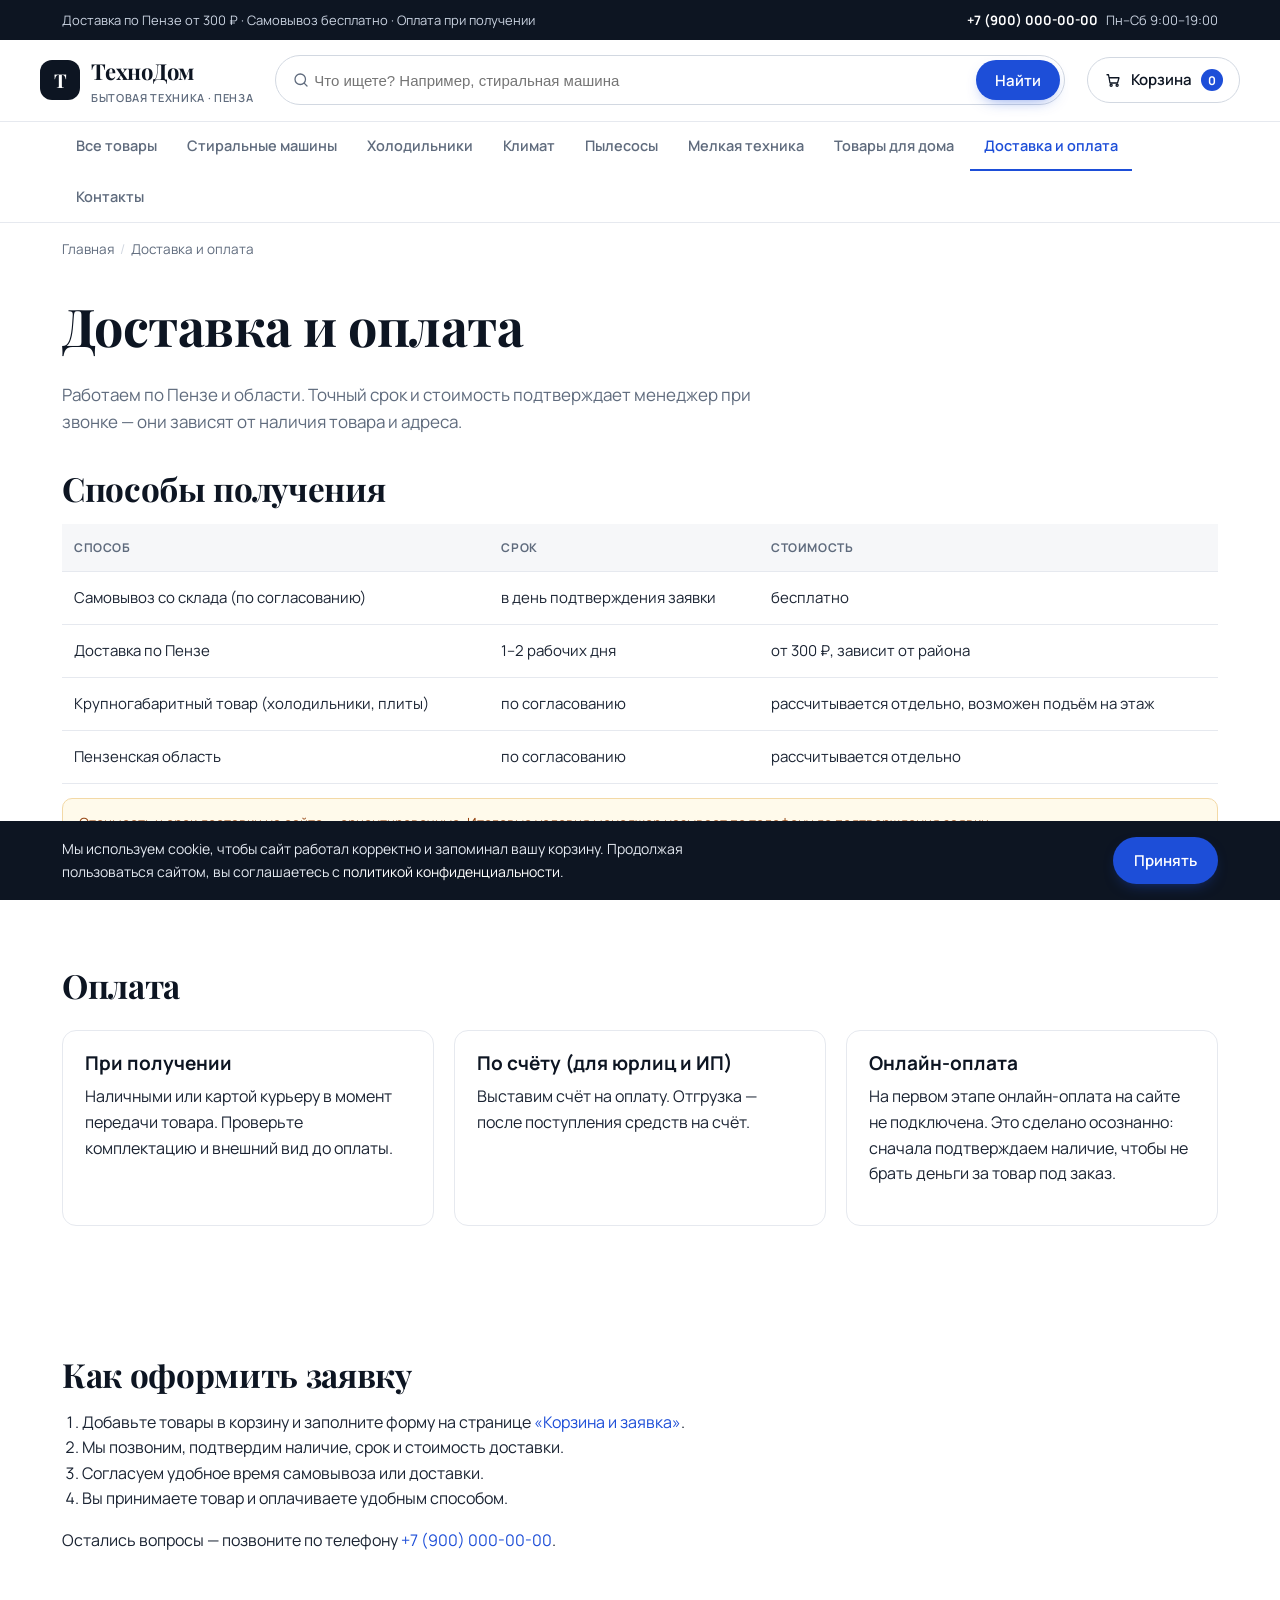
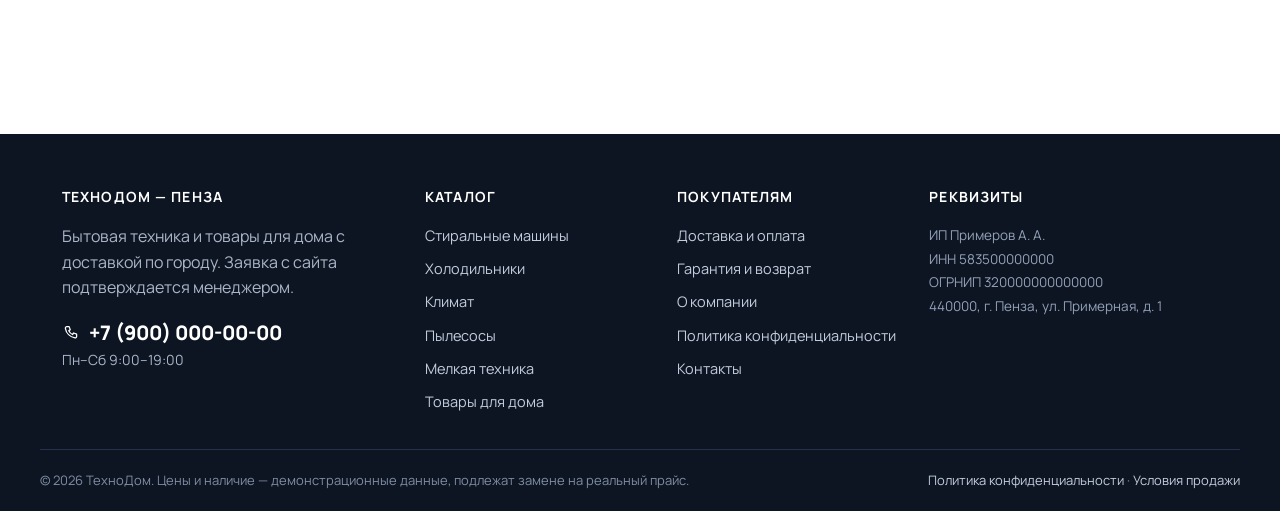
<file: delivery.html>
<!DOCTYPE html>
<html lang="ru">
<head>
<meta charset="utf-8">
<meta name="viewport" content="width=device-width, initial-scale=1">
<title>Доставка и оплата — ТехноДом Пенза</title>
<meta name="description" content="Условия доставки по Пензе и самовывоза: сроки, стоимость, способы оплаты. Оплата при получении или по счёту.">
<link rel="preconnect" href="https://fonts.googleapis.com">
<link rel="preconnect" href="https://fonts.gstatic.com" crossorigin>
<link href="https://fonts.googleapis.com/css2?family=Manrope:wght@400;500;600;700;800&family=Playfair+Display:wght@600;700&display=swap" rel="stylesheet">
<link rel="stylesheet" href="assets/css/styles.css">
<link rel="icon" href="assets/img/cat-other.svg" type="image/svg+xml">
</head>
<body>
<a class="skip-link" href="#content">Перейти к содержимому</a>

<div class="topbar">
  <div class="container topbar-inner">
    <span class="topbar-left">Доставка по Пензе от 300 ₽ · Самовывоз бесплатно · Оплата при получении</span>
    <span class="topbar-right">
      <a class="topbar-phone" href="tel:+79000000000">+7 (900) 000-00-00</a>
      <span>Пн–Сб 9:00–19:00</span>
    </span>
  </div>
</div>

<header class="site-header">
  <div class="container header-main">
    <a class="brand" href="index.html"><span class="brand-mark">Т</span><span>ТехноДом<small>бытовая техника · Пенза</small></span></a>
    <form class="header-search" role="search" action="catalog.html" method="get">
      <label class="visually-hidden" for="q">Поиск по каталогу</label>
      <span class="search-ico" data-icon="search"></span>
      <input id="q" name="q" type="search" placeholder="Что ищете? Например, стиральная машина">
      <button class="btn btn-primary" type="submit">Найти</button>
    </form>
    <div class="header-actions">
      <a class="cart-link" href="cart.html"><span data-icon="cart"></span>Корзина <span class="cart-count" data-cart-count>0</span></a>
      <button class="nav-toggle" type="button" aria-expanded="false" aria-controls="main-nav"><span data-icon="menu"></span><span>Меню</span></button>
    </div>
  </div>
  <nav class="main-nav" id="main-nav" aria-label="Каталог">
    <div class="container">
      <ul>
        <li><a href="catalog.html">Все товары</a></li>
        <li><a href="catalog.html?cat=washing">Стиральные машины</a></li>
        <li><a href="catalog.html?cat=fridges">Холодильники</a></li>
        <li><a href="catalog.html?cat=climate">Климат</a></li>
        <li><a href="catalog.html?cat=vacuum">Пылесосы</a></li>
        <li><a href="catalog.html?cat=small">Мелкая техника</a></li>
        <li><a href="catalog.html?cat=home">Товары для дома</a></li>
        <li><a href="delivery.html" aria-current="page">Доставка и оплата</a></li>
        <li><a href="contacts.html">Контакты</a></li>
      </ul>
    </div>
  </nav>
</header>

<main id="content">
  <div class="container">
    <nav class="breadcrumbs" aria-label="Хлебные крошки"><ol><li><a href="index.html">Главная</a></li><li aria-current="page">Доставка и оплата</li></ol></nav>
    <div class="page-head">
      <h1>Доставка и оплата</h1>
      <p>Работаем по Пензе и области. Точный срок и стоимость подтверждает менеджер при звонке — они зависят от наличия товара и адреса.</p>
    </div>

    <section class="section" style="padding-top:10px">
      <h2>Способы получения</h2>
      <table class="data-table">
        <thead><tr><th>Способ</th><th>Срок</th><th>Стоимость</th></tr></thead>
        <tbody>
          <tr><td>Самовывоз со склада (по согласованию)</td><td>в день подтверждения заявки</td><td>бесплатно</td></tr>
          <tr><td>Доставка по Пензе</td><td>1–2 рабочих дня</td><td>от 300 ₽, зависит от района</td></tr>
          <tr><td>Крупногабаритный товар (холодильники, плиты)</td><td>по согласованию</td><td>рассчитывается отдельно, возможен подъём на этаж</td></tr>
          <tr><td>Пензенская область</td><td>по согласованию</td><td>рассчитывается отдельно</td></tr>
        </tbody>
      </table>
      <p class="note">Стоимость и срок доставки на сайте — ориентировочные. Итоговые условия менеджер называет по телефону до подтверждения заявки.</p>
    </section>

    <section class="section">
      <h2>Оплата</h2>
      <div class="content-grid">
        <div class="info-card"><h3>При получении</h3><p>Наличными или картой курьеру в момент передачи товара. Проверьте комплектацию и внешний вид до оплаты.</p></div>
        <div class="info-card"><h3>По счёту (для юрлиц и ИП)</h3><p>Выставим счёт на оплату. Отгрузка — после поступления средств на счёт.</p></div>
        <div class="info-card"><h3>Онлайн-оплата</h3><p>На первом этапе онлайн-оплата на сайте не подключена. Это сделано осознанно: сначала подтверждаем наличие, чтобы не брать деньги за товар под заказ.</p></div>
      </div>
    </section>

    <section class="section">
      <h2>Как оформить заявку</h2>
      <ol>
        <li>Добавьте товары в корзину и заполните форму на странице <a href="cart.html">«Корзина и заявка»</a>.</li>
        <li>Мы позвоним, подтвердим наличие, срок и стоимость доставки.</li>
        <li>Согласуем удобное время самовывоза или доставки.</li>
        <li>Вы принимаете товар и оплачиваете удобным способом.</li>
      </ol>
      <p>Остались вопросы — позвоните по телефону <a href="tel:+79000000000">+7 (900) 000-00-00</a>.</p>
    </section>
  </div>
</main>

<footer class="site-footer">
  <div class="container footer-grid">
    <div>
      <h4>ТехноДом — Пенза</h4>
      <p>Бытовая техника и товары для дома с доставкой по городу. Заявка с сайта подтверждается менеджером.</p>
      <a class="foot-phone" href="tel:+79000000000"><span class="ico" data-icon="phone"></span>+7 (900) 000-00-00</a>
      <p style="font-size:14px">Пн–Сб 9:00–19:00</p>
    </div>
    <div>
      <h4>Каталог</h4>
      <ul>
        <li><a href="catalog.html?cat=washing">Стиральные машины</a></li>
        <li><a href="catalog.html?cat=fridges">Холодильники</a></li>
        <li><a href="catalog.html?cat=climate">Климат</a></li>
        <li><a href="catalog.html?cat=vacuum">Пылесосы</a></li>
        <li><a href="catalog.html?cat=small">Мелкая техника</a></li>
        <li><a href="catalog.html?cat=home">Товары для дома</a></li>
      </ul>
    </div>
    <div>
      <h4>Покупателям</h4>
      <ul>
        <li><a href="delivery.html">Доставка и оплата</a></li>
        <li><a href="warranty.html">Гарантия и возврат</a></li>
        <li><a href="about.html">О компании</a></li>
        <li><a href="privacy.html">Политика конфиденциальности</a></li>
        <li><a href="contacts.html">Контакты</a></li>
      </ul>
    </div>
    <div>
      <h4>Реквизиты</h4>
      <p class="requisites">ИП Примеров А. А.<br>ИНН 583500000000<br>ОГРНИП 320000000000000<br>440000, г. Пенза, ул. Примерная, д. 1</p>
    </div>
  </div>
  <div class="container footer-legal">
    <span>© 2026 ТехноДом. Цены и наличие — демонстрационные данные, подлежат замене на реальный прайс.</span>
    <span><a href="privacy.html">Политика конфиденциальности</a> · <a href="delivery.html">Условия продажи</a></span>
  </div>
</footer>

<div class="cookie-bar">
  <div class="container">
    <p>Мы используем cookie, чтобы сайт работал корректно и запоминал вашу корзину. Продолжая пользоваться сайтом, вы соглашаетесь с <a href="privacy.html" style="color:#fff">политикой конфиденциальности</a>.</p>
    <button class="btn btn-primary" type="button" data-cookie-ok>Принять</button>
  </div>
</div>

<script src="assets/js/data.js?v=3"></script>
<script src="assets/js/icons.js?v=3"></script>
<script src="assets/js/app.js?v=3"></script>
</body>
</html>
</file>
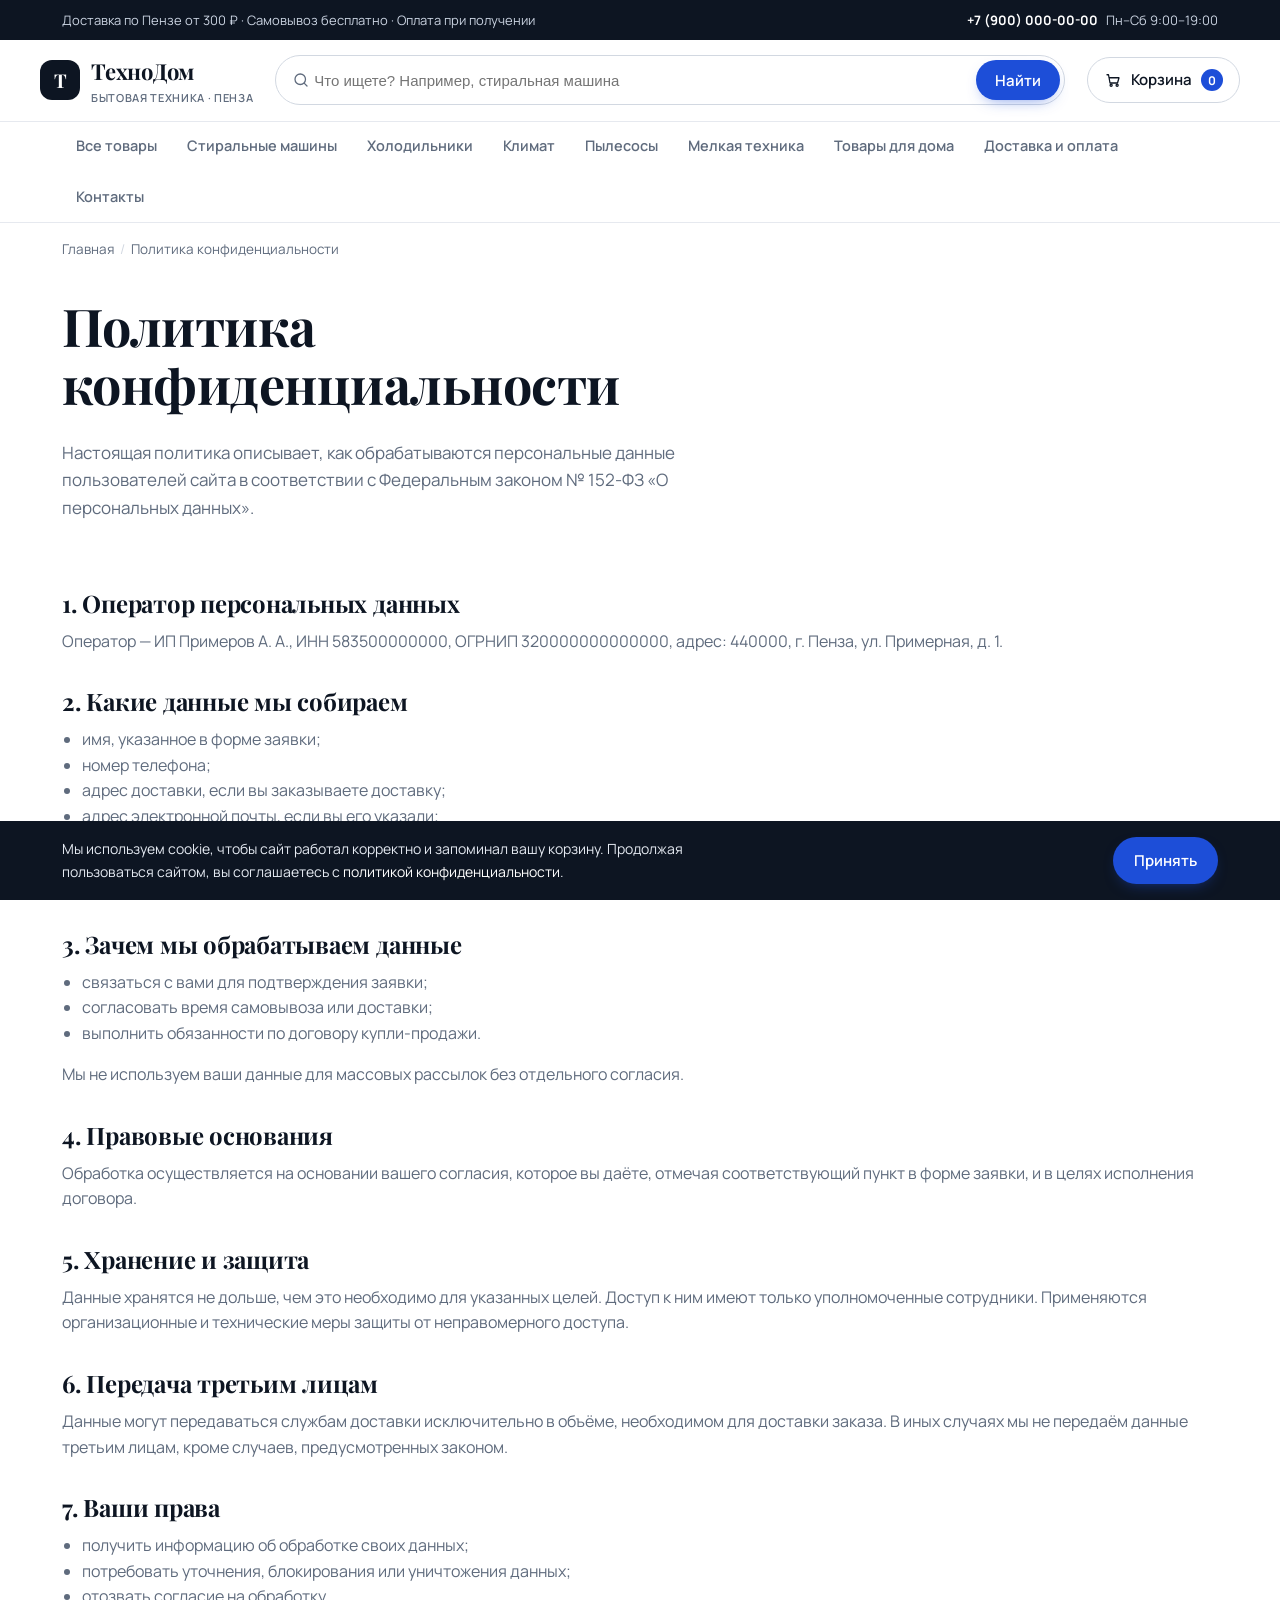
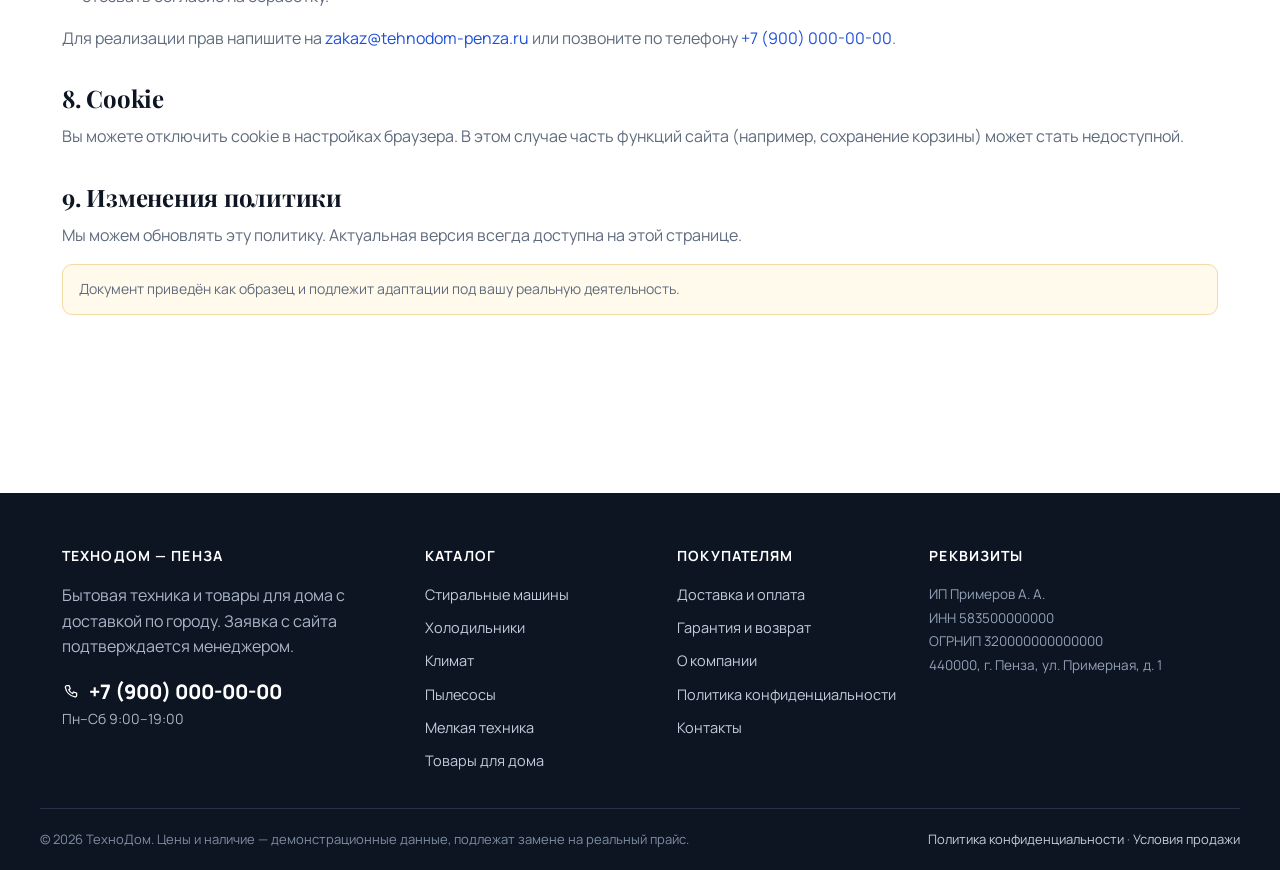
<file: privacy.html>
<!DOCTYPE html>
<html lang="ru">
<head>
<meta charset="utf-8">
<meta name="viewport" content="width=device-width, initial-scale=1">
<title>Политика конфиденциальности — ТехноДом Пенза</title>
<meta name="description" content="Политика обработки персональных данных: какие данные собираем, зачем, как храним и как их удалить.">
<link rel="preconnect" href="https://fonts.googleapis.com">
<link rel="preconnect" href="https://fonts.gstatic.com" crossorigin>
<link href="https://fonts.googleapis.com/css2?family=Manrope:wght@400;500;600;700;800&family=Playfair+Display:wght@600;700&display=swap" rel="stylesheet">
<link rel="stylesheet" href="assets/css/styles.css">
<link rel="icon" href="assets/img/cat-other.svg" type="image/svg+xml">
</head>
<body>
<a class="skip-link" href="#content">Перейти к содержимому</a>

<div class="topbar">
  <div class="container topbar-inner">
    <span class="topbar-left">Доставка по Пензе от 300 ₽ · Самовывоз бесплатно · Оплата при получении</span>
    <span class="topbar-right">
      <a class="topbar-phone" href="tel:+79000000000">+7 (900) 000-00-00</a>
      <span>Пн–Сб 9:00–19:00</span>
    </span>
  </div>
</div>

<header class="site-header">
  <div class="container header-main">
    <a class="brand" href="index.html"><span class="brand-mark">Т</span><span>ТехноДом<small>бытовая техника · Пенза</small></span></a>
    <form class="header-search" role="search" action="catalog.html" method="get">
      <label class="visually-hidden" for="q">Поиск по каталогу</label>
      <span class="search-ico" data-icon="search"></span>
      <input id="q" name="q" type="search" placeholder="Что ищете? Например, стиральная машина">
      <button class="btn btn-primary" type="submit">Найти</button>
    </form>
    <div class="header-actions">
      <a class="cart-link" href="cart.html"><span data-icon="cart"></span>Корзина <span class="cart-count" data-cart-count>0</span></a>
      <button class="nav-toggle" type="button" aria-expanded="false" aria-controls="main-nav"><span data-icon="menu"></span><span>Меню</span></button>
    </div>
  </div>
  <nav class="main-nav" id="main-nav" aria-label="Каталог">
    <div class="container">
      <ul>
        <li><a href="catalog.html">Все товары</a></li>
        <li><a href="catalog.html?cat=washing">Стиральные машины</a></li>
        <li><a href="catalog.html?cat=fridges">Холодильники</a></li>
        <li><a href="catalog.html?cat=climate">Климат</a></li>
        <li><a href="catalog.html?cat=vacuum">Пылесосы</a></li>
        <li><a href="catalog.html?cat=small">Мелкая техника</a></li>
        <li><a href="catalog.html?cat=home">Товары для дома</a></li>
        <li><a href="delivery.html">Доставка и оплата</a></li>
        <li><a href="contacts.html">Контакты</a></li>
      </ul>
    </div>
  </nav>
</header>

<main id="content">
  <div class="container">
    <nav class="breadcrumbs" aria-label="Хлебные крошки"><ol><li><a href="index.html">Главная</a></li><li aria-current="page">Политика конфиденциальности</li></ol></nav>
    <div class="page-head">
      <h1>Политика конфиденциальности</h1>
      <p>Настоящая политика описывает, как обрабатываются персональные данные пользователей сайта в соответствии с Федеральным законом № 152-ФЗ «О персональных данных».</p>
    </div>

    <section class="section legal" style="padding-top:10px">
      <h2>1. Оператор персональных данных</h2>
      <p>Оператор — ИП Примеров А. А., ИНН 583500000000, ОГРНИП 320000000000000, адрес: 440000, г. Пенза, ул. Примерная, д. 1.</p>

      <h2>2. Какие данные мы собираем</h2>
      <ul>
        <li>имя, указанное в форме заявки;</li>
        <li>номер телефона;</li>
        <li>адрес доставки, если вы заказываете доставку;</li>
        <li>адрес электронной почты, если вы его указали;</li>
        <li>комментарий к заявке.</li>
      </ul>
      <p>Сайт также использует cookie-файлы и локальное хранилище браузера (localStorage) для работы корзины и запоминания вашего выбора.</p>

      <h2>3. Зачем мы обрабатываем данные</h2>
      <ul>
        <li>связаться с вами для подтверждения заявки;</li>
        <li>согласовать время самовывоза или доставки;</li>
        <li>выполнить обязанности по договору купли-продажи.</li>
      </ul>
      <p>Мы не используем ваши данные для массовых рассылок без отдельного согласия.</p>

      <h2>4. Правовые основания</h2>
      <p>Обработка осуществляется на основании вашего согласия, которое вы даёте, отмечая соответствующий пункт в форме заявки, и в целях исполнения договора.</p>

      <h2>5. Хранение и защита</h2>
      <p>Данные хранятся не дольше, чем это необходимо для указанных целей. Доступ к ним имеют только уполномоченные сотрудники. Применяются организационные и технические меры защиты от неправомерного доступа.</p>

      <h2>6. Передача третьим лицам</h2>
      <p>Данные могут передаваться службам доставки исключительно в объёме, необходимом для доставки заказа. В иных случаях мы не передаём данные третьим лицам, кроме случаев, предусмотренных законом.</p>

      <h2>7. Ваши права</h2>
      <ul>
        <li>получить информацию об обработке своих данных;</li>
        <li>потребовать уточнения, блокирования или уничтожения данных;</li>
        <li>отозвать согласие на обработку.</li>
      </ul>
      <p>Для реализации прав напишите на <a href="mailto:zakaz@tehnodom-penza.ru">zakaz@tehnodom-penza.ru</a> или позвоните по телефону <a href="tel:+79000000000">+7 (900) 000-00-00</a>.</p>

      <h2>8. Cookie</h2>
      <p>Вы можете отключить cookie в настройках браузера. В этом случае часть функций сайта (например, сохранение корзины) может стать недоступной.</p>

      <h2>9. Изменения политики</h2>
      <p>Мы можем обновлять эту политику. Актуальная версия всегда доступна на этой странице.</p>
      <p class="note">Документ приведён как образец и подлежит адаптации под вашу реальную деятельность.</p>
    </section>
  </div>
</main>

<footer class="site-footer">
  <div class="container footer-grid">
    <div>
      <h4>ТехноДом — Пенза</h4>
      <p>Бытовая техника и товары для дома с доставкой по городу. Заявка с сайта подтверждается менеджером.</p>
      <a class="foot-phone" href="tel:+79000000000"><span class="ico" data-icon="phone"></span>+7 (900) 000-00-00</a>
      <p style="font-size:14px">Пн–Сб 9:00–19:00</p>
    </div>
    <div>
      <h4>Каталог</h4>
      <ul>
        <li><a href="catalog.html?cat=washing">Стиральные машины</a></li>
        <li><a href="catalog.html?cat=fridges">Холодильники</a></li>
        <li><a href="catalog.html?cat=climate">Климат</a></li>
        <li><a href="catalog.html?cat=vacuum">Пылесосы</a></li>
        <li><a href="catalog.html?cat=small">Мелкая техника</a></li>
        <li><a href="catalog.html?cat=home">Товары для дома</a></li>
      </ul>
    </div>
    <div>
      <h4>Покупателям</h4>
      <ul>
        <li><a href="delivery.html">Доставка и оплата</a></li>
        <li><a href="warranty.html">Гарантия и возврат</a></li>
        <li><a href="about.html">О компании</a></li>
        <li><a href="privacy.html">Политика конфиденциальности</a></li>
        <li><a href="contacts.html">Контакты</a></li>
      </ul>
    </div>
    <div>
      <h4>Реквизиты</h4>
      <p class="requisites">ИП Примеров А. А.<br>ИНН 583500000000<br>ОГРНИП 320000000000000<br>440000, г. Пенза, ул. Примерная, д. 1</p>
    </div>
  </div>
  <div class="container footer-legal">
    <span>© 2026 ТехноДом. Цены и наличие — демонстрационные данные, подлежат замене на реальный прайс.</span>
    <span><a href="privacy.html">Политика конфиденциальности</a> · <a href="delivery.html">Условия продажи</a></span>
  </div>
</footer>

<div class="cookie-bar">
  <div class="container">
    <p>Мы используем cookie, чтобы сайт работал корректно и запоминал вашу корзину. Продолжая пользоваться сайтом, вы соглашаетесь с <a href="privacy.html" style="color:#fff">политикой конфиденциальности</a>.</p>
    <button class="btn btn-primary" type="button" data-cookie-ok>Принять</button>
  </div>
</div>

<script src="assets/js/data.js?v=3"></script>
<script src="assets/js/icons.js?v=3"></script>
<script src="assets/js/app.js?v=3"></script>
</body>
</html>
</file>
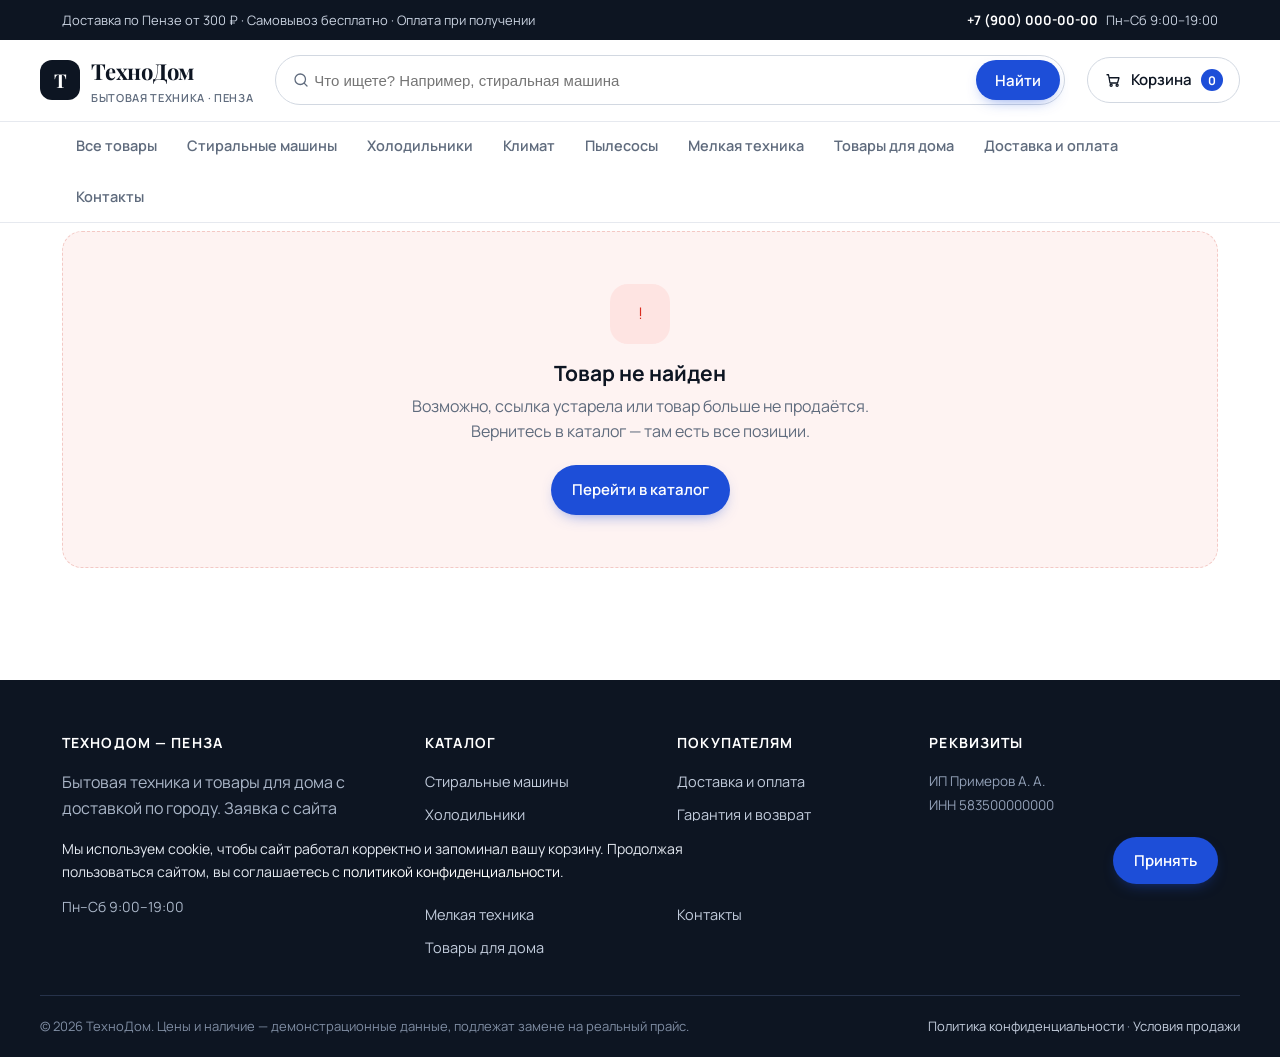
<file: product.html>
<!DOCTYPE html>
<html lang="ru">
<head>
<meta charset="utf-8">
<meta name="viewport" content="width=device-width, initial-scale=1">
<title>Карточка товара — бытовая техника в Пензе | ТехноДом</title>
<meta name="description" content="Карточка товара: цена, характеристики, наличие, доставка по Пензе и самовывоз. Оформите заявку — менеджер подтвердит наличие и срок.">
<link rel="canonical" href="https://example.ru/product.html">
<link rel="preconnect" href="https://fonts.googleapis.com">
<link rel="preconnect" href="https://fonts.gstatic.com" crossorigin>
<link href="https://fonts.googleapis.com/css2?family=Manrope:wght@400;500;600;700;800&family=Playfair+Display:wght@600;700&display=swap" rel="stylesheet">
<link rel="stylesheet" href="assets/css/styles.css">
<link rel="icon" href="assets/img/cat-other.svg" type="image/svg+xml">
</head>
<body>
<a class="skip-link" href="#content">Перейти к содержимому</a>

<div class="topbar">
  <div class="container topbar-inner">
    <span class="topbar-left">Доставка по Пензе от 300 ₽ · Самовывоз бесплатно · Оплата при получении</span>
    <span class="topbar-right">
      <a class="topbar-phone" href="tel:+79000000000">+7 (900) 000-00-00</a>
      <span>Пн–Сб 9:00–19:00</span>
    </span>
  </div>
</div>

<header class="site-header">
  <div class="container header-main">
    <a class="brand" href="index.html"><span class="brand-mark">Т</span><span>ТехноДом<small>бытовая техника · Пенза</small></span></a>
    <form class="header-search" role="search" action="catalog.html" method="get">
      <label class="visually-hidden" for="q">Поиск по каталогу</label>
      <span class="search-ico" data-icon="search"></span>
      <input id="q" name="q" type="search" placeholder="Что ищете? Например, стиральная машина">
      <button class="btn btn-primary" type="submit">Найти</button>
    </form>
    <div class="header-actions">
      <a class="cart-link" href="cart.html"><span data-icon="cart"></span>Корзина <span class="cart-count" data-cart-count>0</span></a>
      <button class="nav-toggle" type="button" aria-expanded="false" aria-controls="main-nav"><span data-icon="menu"></span><span>Меню</span></button>
    </div>
  </div>
  <nav class="main-nav" id="main-nav" aria-label="Каталог">
    <div class="container">
      <ul>
        <li><a href="catalog.html">Все товары</a></li>
        <li><a href="catalog.html?cat=washing">Стиральные машины</a></li>
        <li><a href="catalog.html?cat=fridges">Холодильники</a></li>
        <li><a href="catalog.html?cat=climate">Климат</a></li>
        <li><a href="catalog.html?cat=vacuum">Пылесосы</a></li>
        <li><a href="catalog.html?cat=small">Мелкая техника</a></li>
        <li><a href="catalog.html?cat=home">Товары для дома</a></li>
        <li><a href="delivery.html">Доставка и оплата</a></li>
        <li><a href="contacts.html">Контакты</a></li>
      </ul>
    </div>
  </nav>
</header>

<main id="content">
  <div class="container" style="padding-top:8px">
    <div id="product-root"></div>
  </div>
</main>

<footer class="site-footer">
  <div class="container footer-grid">
    <div>
      <h4>ТехноДом — Пенза</h4>
      <p>Бытовая техника и товары для дома с доставкой по городу. Заявка с сайта подтверждается менеджером.</p>
      <a class="foot-phone" href="tel:+79000000000"><span data-icon="phone"></span>+7 (900) 000-00-00</a>
      <p style="font-size:14px">Пн–Сб 9:00–19:00</p>
    </div>
    <div>
      <h4>Каталог</h4>
      <ul>
        <li><a href="catalog.html?cat=washing">Стиральные машины</a></li>
        <li><a href="catalog.html?cat=fridges">Холодильники</a></li>
        <li><a href="catalog.html?cat=climate">Климат</a></li>
        <li><a href="catalog.html?cat=vacuum">Пылесосы</a></li>
        <li><a href="catalog.html?cat=small">Мелкая техника</a></li>
        <li><a href="catalog.html?cat=home">Товары для дома</a></li>
      </ul>
    </div>
    <div>
      <h4>Покупателям</h4>
      <ul>
        <li><a href="delivery.html">Доставка и оплата</a></li>
        <li><a href="warranty.html">Гарантия и возврат</a></li>
        <li><a href="about.html">О компании</a></li>
        <li><a href="privacy.html">Политика конфиденциальности</a></li>
        <li><a href="contacts.html">Контакты</a></li>
      </ul>
    </div>
    <div>
      <h4>Реквизиты</h4>
      <p class="requisites">ИП Примеров А. А.<br>ИНН 583500000000<br>ОГРНИП 320000000000000<br>440000, г. Пенза, ул. Примерная, д. 1</p>
    </div>
  </div>
  <div class="container footer-legal">
    <span>© 2026 ТехноДом. Цены и наличие — демонстрационные данные, подлежат замене на реальный прайс.</span>
    <span><a href="privacy.html">Политика конфиденциальности</a> · <a href="delivery.html">Условия продажи</a></span>
  </div>
</footer>

<div class="cookie-bar">
  <div class="container">
    <p>Мы используем cookie, чтобы сайт работал корректно и запоминал вашу корзину. Продолжая пользоваться сайтом, вы соглашаетесь с <a href="privacy.html" style="color:#fff">политикой конфиденциальности</a>.</p>
    <button class="btn btn-primary" type="button" data-cookie-ok>Принять</button>
  </div>
</div>

<script src="assets/js/data.js?v=3"></script>
<script src="assets/js/icons.js?v=3"></script>
<script src="assets/js/app.js?v=3"></script>
<script src="assets/js/product.js?v=3"></script>
</body>
</html>
</file>
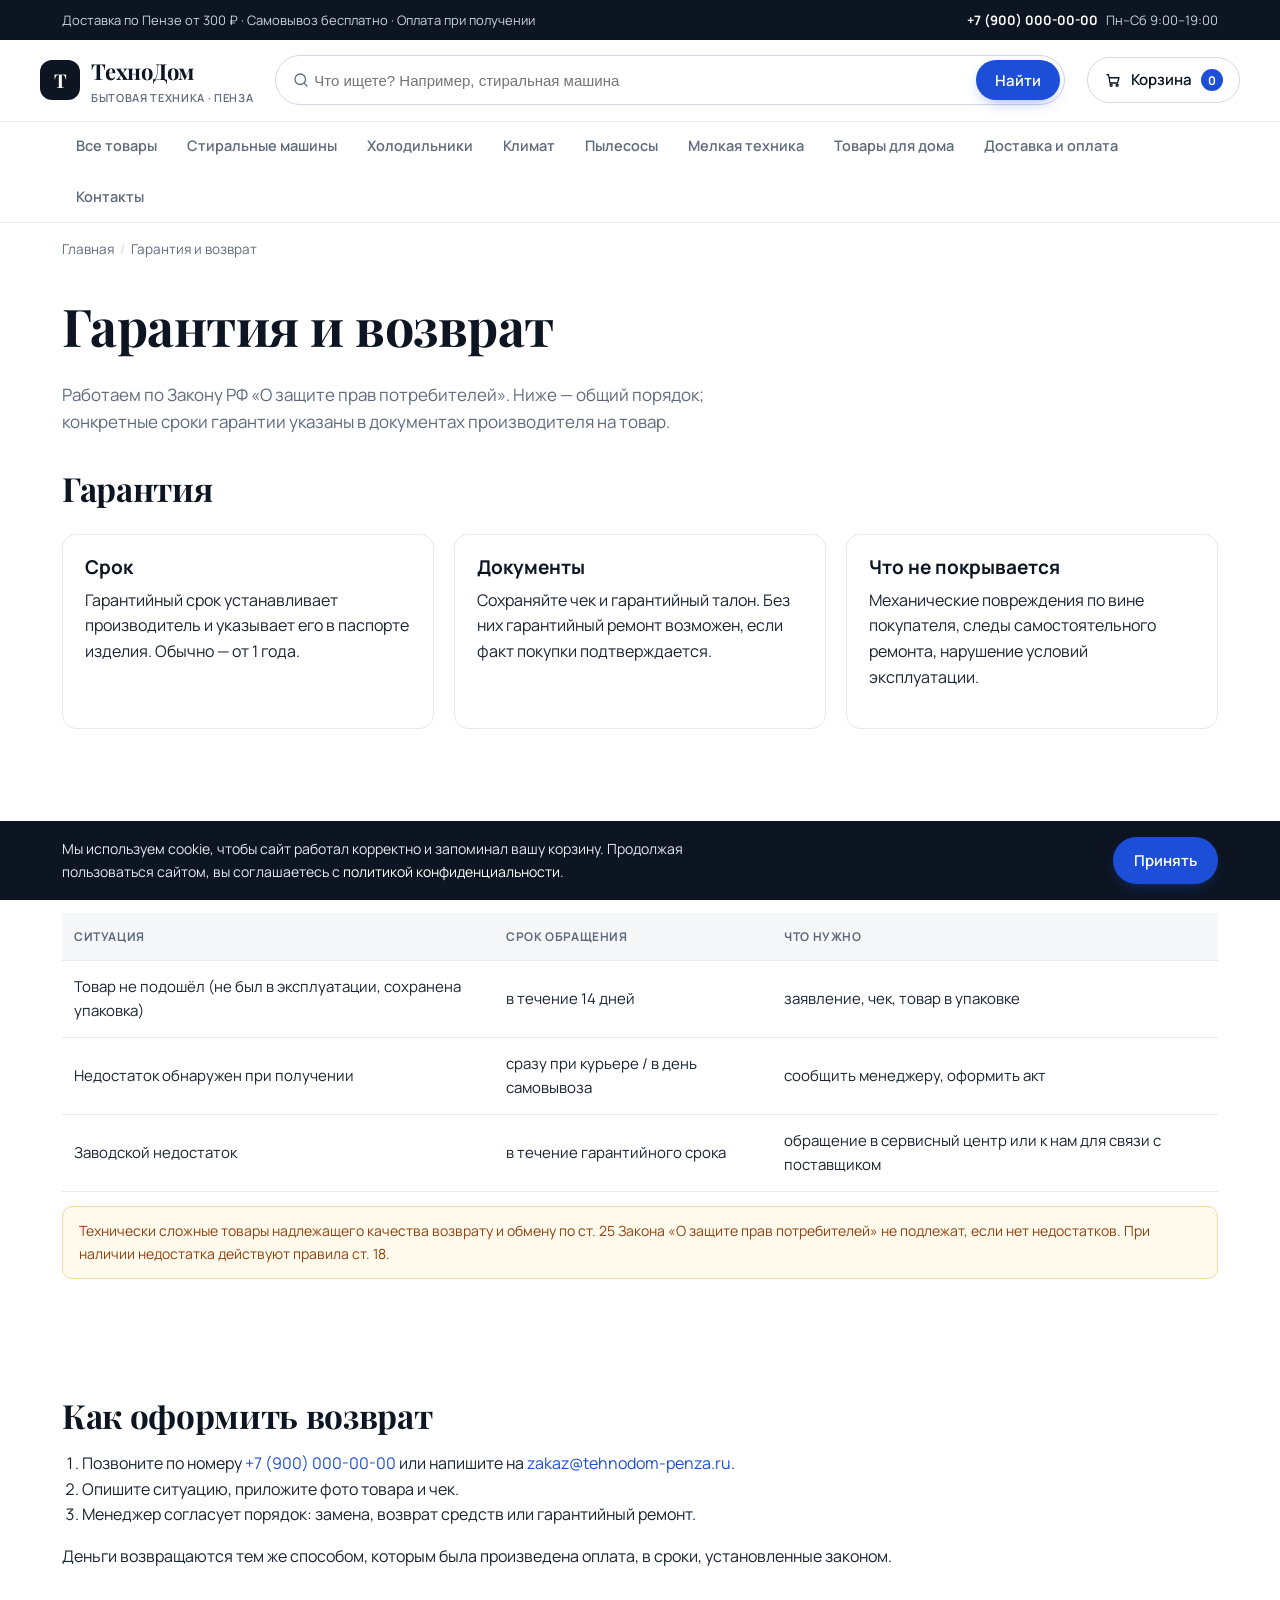
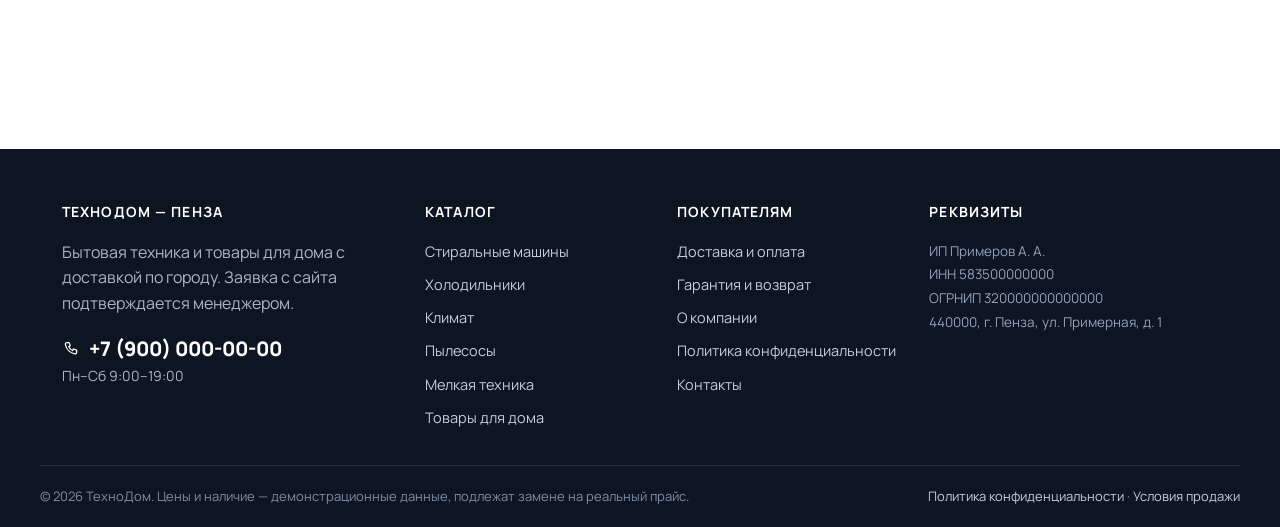
<file: warranty.html>
<!DOCTYPE html>
<html lang="ru">
<head>
<meta charset="utf-8">
<meta name="viewport" content="width=device-width, initial-scale=1">
<title>Гарантия и возврат — ТехноДом Пенза</title>
<meta name="description" content="Условия гарантии и возврата товара: сроки, порядок обращения, права потребителя по закону о защите прав потребителей.">
<link rel="preconnect" href="https://fonts.googleapis.com">
<link rel="preconnect" href="https://fonts.gstatic.com" crossorigin>
<link href="https://fonts.googleapis.com/css2?family=Manrope:wght@400;500;600;700;800&family=Playfair+Display:wght@600;700&display=swap" rel="stylesheet">
<link rel="stylesheet" href="assets/css/styles.css">
<link rel="icon" href="assets/img/cat-other.svg" type="image/svg+xml">
</head>
<body>
<a class="skip-link" href="#content">Перейти к содержимому</a>

<div class="topbar">
  <div class="container topbar-inner">
    <span class="topbar-left">Доставка по Пензе от 300 ₽ · Самовывоз бесплатно · Оплата при получении</span>
    <span class="topbar-right">
      <a class="topbar-phone" href="tel:+79000000000">+7 (900) 000-00-00</a>
      <span>Пн–Сб 9:00–19:00</span>
    </span>
  </div>
</div>

<header class="site-header">
  <div class="container header-main">
    <a class="brand" href="index.html"><span class="brand-mark">Т</span><span>ТехноДом<small>бытовая техника · Пенза</small></span></a>
    <form class="header-search" role="search" action="catalog.html" method="get">
      <label class="visually-hidden" for="q">Поиск по каталогу</label>
      <span class="search-ico" data-icon="search"></span>
      <input id="q" name="q" type="search" placeholder="Что ищете? Например, стиральная машина">
      <button class="btn btn-primary" type="submit">Найти</button>
    </form>
    <div class="header-actions">
      <a class="cart-link" href="cart.html"><span data-icon="cart"></span>Корзина <span class="cart-count" data-cart-count>0</span></a>
      <button class="nav-toggle" type="button" aria-expanded="false" aria-controls="main-nav"><span data-icon="menu"></span><span>Меню</span></button>
    </div>
  </div>
  <nav class="main-nav" id="main-nav" aria-label="Каталог">
    <div class="container">
      <ul>
        <li><a href="catalog.html">Все товары</a></li>
        <li><a href="catalog.html?cat=washing">Стиральные машины</a></li>
        <li><a href="catalog.html?cat=fridges">Холодильники</a></li>
        <li><a href="catalog.html?cat=climate">Климат</a></li>
        <li><a href="catalog.html?cat=vacuum">Пылесосы</a></li>
        <li><a href="catalog.html?cat=small">Мелкая техника</a></li>
        <li><a href="catalog.html?cat=home">Товары для дома</a></li>
        <li><a href="delivery.html">Доставка и оплата</a></li>
        <li><a href="contacts.html">Контакты</a></li>
      </ul>
    </div>
  </nav>
</header>

<main id="content">
  <div class="container">
    <nav class="breadcrumbs" aria-label="Хлебные крошки"><ol><li><a href="index.html">Главная</a></li><li aria-current="page">Гарантия и возврат</li></ol></nav>
    <div class="page-head">
      <h1>Гарантия и возврат</h1>
      <p>Работаем по Закону РФ «О защите прав потребителей». Ниже — общий порядок; конкретные сроки гарантии указаны в документах производителя на товар.</p>
    </div>

    <section class="section" style="padding-top:10px">
      <h2>Гарантия</h2>
      <div class="content-grid">
        <div class="info-card"><h3>Срок</h3><p>Гарантийный срок устанавливает производитель и указывает его в паспорте изделия. Обычно — от 1 года.</p></div>
        <div class="info-card"><h3>Документы</h3><p>Сохраняйте чек и гарантийный талон. Без них гарантийный ремонт возможен, если факт покупки подтверждается.</p></div>
        <div class="info-card"><h3>Что не покрывается</h3><p>Механические повреждения по вине покупателя, следы самостоятельного ремонта, нарушение условий эксплуатации.</p></div>
      </div>
    </section>

    <section class="section">
      <h2>Возврат и обмен товара</h2>
      <table class="data-table">
        <thead><tr><th>Ситуация</th><th>Срок обращения</th><th>Что нужно</th></tr></thead>
        <tbody>
          <tr><td>Товар не подошёл (не был в эксплуатации, сохранена упаковка)</td><td>в течение 14 дней</td><td>заявление, чек, товар в упаковке</td></tr>
          <tr><td>Недостаток обнаружен при получении</td><td>сразу при курьере / в день самовывоза</td><td>сообщить менеджеру, оформить акт</td></tr>
          <tr><td>Заводской недостаток</td><td>в течение гарантийного срока</td><td>обращение в сервисный центр или к нам для связи с поставщиком</td></tr>
        </tbody>
      </table>
      <p class="note">Технически сложные товары надлежащего качества возврату и обмену по ст. 25 Закона «О защите прав потребителей» не подлежат, если нет недостатков. При наличии недостатка действуют правила ст. 18.</p>
    </section>

    <section class="section">
      <h2>Как оформить возврат</h2>
      <ol>
        <li>Позвоните по номеру <a href="tel:+79000000000">+7 (900) 000-00-00</a> или напишите на <a href="mailto:zakaz@tehnodom-penza.ru">zakaz@tehnodom-penza.ru</a>.</li>
        <li>Опишите ситуацию, приложите фото товара и чек.</li>
        <li>Менеджер согласует порядок: замена, возврат средств или гарантийный ремонт.</li>
      </ol>
      <p>Деньги возвращаются тем же способом, которым была произведена оплата, в сроки, установленные законом.</p>
    </section>
  </div>
</main>

<footer class="site-footer">
  <div class="container footer-grid">
    <div>
      <h4>ТехноДом — Пенза</h4>
      <p>Бытовая техника и товары для дома с доставкой по городу. Заявка с сайта подтверждается менеджером.</p>
      <a class="foot-phone" href="tel:+79000000000"><span class="ico" data-icon="phone"></span>+7 (900) 000-00-00</a>
      <p style="font-size:14px">Пн–Сб 9:00–19:00</p>
    </div>
    <div>
      <h4>Каталог</h4>
      <ul>
        <li><a href="catalog.html?cat=washing">Стиральные машины</a></li>
        <li><a href="catalog.html?cat=fridges">Холодильники</a></li>
        <li><a href="catalog.html?cat=climate">Климат</a></li>
        <li><a href="catalog.html?cat=vacuum">Пылесосы</a></li>
        <li><a href="catalog.html?cat=small">Мелкая техника</a></li>
        <li><a href="catalog.html?cat=home">Товары для дома</a></li>
      </ul>
    </div>
    <div>
      <h4>Покупателям</h4>
      <ul>
        <li><a href="delivery.html">Доставка и оплата</a></li>
        <li><a href="warranty.html">Гарантия и возврат</a></li>
        <li><a href="about.html">О компании</a></li>
        <li><a href="privacy.html">Политика конфиденциальности</a></li>
        <li><a href="contacts.html">Контакты</a></li>
      </ul>
    </div>
    <div>
      <h4>Реквизиты</h4>
      <p class="requisites">ИП Примеров А. А.<br>ИНН 583500000000<br>ОГРНИП 320000000000000<br>440000, г. Пенза, ул. Примерная, д. 1</p>
    </div>
  </div>
  <div class="container footer-legal">
    <span>© 2026 ТехноДом. Цены и наличие — демонстрационные данные, подлежат замене на реальный прайс.</span>
    <span><a href="privacy.html">Политика конфиденциальности</a> · <a href="delivery.html">Условия продажи</a></span>
  </div>
</footer>

<div class="cookie-bar">
  <div class="container">
    <p>Мы используем cookie, чтобы сайт работал корректно и запоминал вашу корзину. Продолжая пользоваться сайтом, вы соглашаетесь с <a href="privacy.html" style="color:#fff">политикой конфиденциальности</a>.</p>
    <button class="btn btn-primary" type="button" data-cookie-ok>Принять</button>
  </div>
</div>

<script src="assets/js/data.js?v=3"></script>
<script src="assets/js/icons.js?v=3"></script>
<script src="assets/js/app.js?v=3"></script>
</body>
</html>
</file>
<file: assets/css/styles.css>
/* =========================================================
   ТехноДом Пенза — дизайн-система v2
   Направление: тёплый ритейл. Доверие (живой контакт, честное
   наличие) + цена как главный герой. Один акцент, serif-дисплей.
   Токены ниже — единственный источник цветов, шрифтов и размеров.
   ========================================================= */

:root {
  /* --- Поверхности и текст --- */
  --bg: #ffffff;
  --bg-soft: #f6f7f9;
  --bg-warm: #faf7f2;
  --ink: #0d1522;          /* заголовки */
  --text: #1b2433;         /* основной текст */
  --muted: #5f6b7d;        /* второстепенный */
  --line: #e6e9ef;
  --line-strong: #d2d8e1;

  /* --- Бренд и семантика --- */
  --brand: #1d4ed8;
  --brand-dark: #1a3fae;
  --brand-soft: #eef2ff;
  --brand-tint: #dbe4ff;
  --sale: #d92d20;
  --sale-soft: #fef3f2;
  --ok: #067647;
  --ok-soft: #ecfdf3;
  --wait: #b54708;
  --wait-soft: #fffaeb;

  /* --- Типографика --- */
  --font-body: "Manrope", "Segoe UI", system-ui, -apple-system, sans-serif;
  --font-display: "Playfair Display", Georgia, "Times New Roman", serif;

  /* --- Форма и тень --- */
  --radius-sm: 10px;
  --radius: 14px;
  --radius-lg: 20px;
  --radius-pill: 999px;
  --shadow-sm: 0 1px 2px rgba(13, 21, 34, .05);
  --shadow: 0 10px 28px -12px rgba(13, 21, 34, .18);
  --shadow-lg: 0 24px 60px -24px rgba(13, 21, 34, .28);
  --container: 1200px;
  --ease: cubic-bezier(.2, .7, .3, 1);
  --t: .2s var(--ease);
}

*, *::before, *::after { box-sizing: border-box; }
html { scroll-behavior: smooth; -webkit-text-size-adjust: 100%; }
body {
  margin: 0;
  font-family: var(--font-body);
  font-size: 16px;
  line-height: 1.6;
  color: var(--text);
  background: var(--bg);
  -webkit-font-smoothing: antialiased;
  text-rendering: optimizeLegibility;
}
img, svg { max-width: 100%; display: block; }
a { color: var(--brand); text-decoration: none; }
a:hover { color: var(--brand-dark); }

h1, h2, h3 {
  font-family: var(--font-display);
  color: var(--ink);
  margin: 0 0 .5em;
  line-height: 1.12;
  font-weight: 700;
  letter-spacing: -.01em;
}
h1 { font-size: clamp(30px, 4.2vw, 52px); }
h2 { font-size: clamp(23px, 2.6vw, 34px); }
h3 { font-size: 19px; font-family: var(--font-body); font-weight: 700; letter-spacing: 0; }
h4 { font-size: 16px; margin: 0 0 .5em; }
p { margin: 0 0 1em; }
ul, ol { margin: 0 0 1em; padding-left: 1.25em; }
button { font-family: inherit; }
.ico { flex: none; vertical-align: -3px; }

.container { width: 100%; max-width: var(--container); margin: 0 auto; padding: 0 22px; }

/* ---------- Доступность ---------- */
.visually-hidden {
  position: absolute; width: 1px; height: 1px; padding: 0; margin: -1px;
  overflow: hidden; clip: rect(0 0 0 0); white-space: nowrap; border: 0;
}
.skip-link {
  position: absolute; left: 14px; top: -70px; z-index: 100;
  background: var(--brand); color: #fff; padding: 12px 18px; border-radius: var(--radius-sm);
  font-weight: 600; transition: top var(--t);
}
.skip-link:focus { top: 14px; color: #fff; }
:focus-visible { outline: 3px solid rgba(29, 78, 216, .45); outline-offset: 2px; border-radius: 6px; }

/* ---------- Кнопки ---------- */
.btn {
  display: inline-flex; align-items: center; justify-content: center; gap: 9px;
  padding: 12px 20px; border-radius: var(--radius-pill); border: 1.5px solid transparent;
  font-size: 15px; font-weight: 600; cursor: pointer; text-align: center; white-space: nowrap;
  min-height: 46px; background: none; color: inherit;
  transition: background var(--t), border-color var(--t), color var(--t), box-shadow var(--t), transform var(--t);
}
.btn-primary { background: var(--brand); color: #fff; box-shadow: 0 6px 16px -8px rgba(29, 78, 216, .7); }
.btn-primary:hover { background: var(--brand-dark); color: #fff; }
.btn-primary:active { transform: translateY(1px); }
.btn-outline { border-color: var(--line-strong); background: var(--bg); color: var(--ink); }
.btn-outline:hover { border-color: var(--brand); color: var(--brand); background: var(--brand-soft); }
.btn-ghost { background: var(--brand-soft); color: var(--brand-dark); }
.btn-ghost:hover { background: var(--brand-tint); color: var(--brand-dark); }
.btn-block { width: 100%; }
.btn-lg { min-height: 54px; padding: 14px 26px; font-size: 16px; }
.btn-outline:active, .btn-ghost:active { transform: translateY(1px); }
.btn-primary:focus-visible, .btn-outline:focus-visible, .btn-ghost:focus-visible { outline-offset: 3px; }
.btn:disabled, .btn[aria-disabled="true"] {
  background: var(--line); color: var(--muted); border-color: transparent; box-shadow: none;
  cursor: not-allowed; transform: none;
}
.btn.is-loading { position: relative; color: transparent !important; pointer-events: none; }
.btn.is-loading::after {
  content: ""; position: absolute; width: 20px; height: 20px; border-radius: 50%;
  border: 2px solid rgba(255, 255, 255, .5); border-top-color: #fff; animation: spin .7s linear infinite;
}
@keyframes spin { to { transform: rotate(360deg); } }

/* ---------- Шапка ---------- */
.topbar { background: var(--ink); color: #c9d2e0; font-size: 13px; }
.topbar-inner { display: flex; justify-content: space-between; align-items: center; gap: 12px; min-height: 40px; flex-wrap: wrap; }
.topbar a { color: #fff; }
.topbar .ico { color: #8fa3c4; }
.topbar-left, .topbar-right { display: flex; align-items: center; gap: 8px; }
.topbar-phone { font-weight: 700; white-space: nowrap; }

.site-header { position: sticky; top: 0; z-index: 40; background: rgba(255, 255, 255, .92);
  backdrop-filter: saturate(160%) blur(10px); border-bottom: 1px solid var(--line); transition: box-shadow var(--t); }
.site-header.is-scrolled { box-shadow: var(--shadow); }
.header-main { display: flex; align-items: center; gap: 22px; padding: 14px 0; }
.brand { display: flex; align-items: center; gap: 11px; font-family: var(--font-display);
  font-weight: 700; font-size: 22px; color: var(--ink); white-space: nowrap; letter-spacing: -.01em; }
.brand:hover { color: var(--ink); }
.brand-mark { width: 40px; height: 40px; border-radius: 12px; background: var(--ink); color: #fff;
  display: grid; place-items: center; font-size: 19px; font-weight: 700; }
.brand small { display: block; font-family: var(--font-body); font-size: 11px; font-weight: 600;
  color: var(--muted); letter-spacing: .06em; text-transform: uppercase; }

.header-search { flex: 1; display: flex; align-items: center; gap: 0; min-width: 220px;
  border: 1.5px solid var(--line-strong); border-radius: var(--radius-pill); background: var(--bg); padding: 4px 4px 4px 16px; }
.header-search:focus-within { border-color: var(--brand); box-shadow: 0 0 0 4px var(--brand-soft); }
.header-search .search-ico { color: var(--muted); margin-right: 2px; }
.header-search .ico { color: var(--muted); }
.header-search input { flex: 1; min-width: 0; height: 40px; border: 0; background: none; font-size: 15px; color: var(--text); outline: none; }
.header-search .btn { min-height: 40px; padding: 8px 18px; }

.header-actions { display: flex; align-items: center; gap: 10px; }
.cart-link { position: relative; display: inline-flex; align-items: center; gap: 9px; padding: 10px 16px;
  border: 1.5px solid var(--line-strong); border-radius: var(--radius-pill); color: var(--ink); font-weight: 600; font-size: 15px; }
.cart-link:hover { border-color: var(--brand); color: var(--brand); background: var(--brand-soft); }
.cart-count { background: var(--brand); color: #fff; border-radius: var(--radius-pill); min-width: 22px; height: 22px;
  display: inline-grid; place-items: center; font-size: 12px; padding: 0 6px; font-weight: 700; }
.nav-toggle { display: none; }

.main-nav { border-top: 1px solid var(--line); }
.main-nav ul { display: flex; gap: 2px; list-style: none; margin: 0; padding: 0; flex-wrap: wrap; }
.main-nav a { display: inline-block; padding: 12px 14px; font-size: 14.5px; font-weight: 600; color: var(--muted);
  border-bottom: 2px solid transparent; transition: color var(--t), border-color var(--t); }
.main-nav a:hover { color: var(--ink); }
.main-nav a[aria-current="page"] { color: var(--brand); border-bottom-color: var(--brand); }

/* ---------- Хлебные крошки ---------- */
.breadcrumbs { font-size: 13.5px; color: var(--muted); padding: 16px 0 0; }
.breadcrumbs ol { display: flex; flex-wrap: wrap; gap: 6px; list-style: none; margin: 0; padding: 0; }
.breadcrumbs li:not(:last-child)::after { content: "/"; margin-left: 6px; color: var(--line-strong); }
.breadcrumbs a { color: var(--muted); }
.breadcrumbs a:hover { color: var(--brand); }

/* ---------- Секции ---------- */
main { display: block; padding-bottom: 64px; }
.section { padding: 52px 0; }
.section-alt { background: var(--bg-soft); }
.section-head { display: flex; align-items: flex-end; justify-content: space-between; gap: 18px; margin-bottom: 26px; flex-wrap: wrap; }
.section-head p { margin: 6px 0 0; color: var(--muted); }
.eyebrow { font-size: 12px; font-weight: 700; letter-spacing: .14em; text-transform: uppercase;
  color: var(--brand); margin: 0 0 10px; }

/* ---------- Hero ---------- */
.hero { position: relative; overflow: hidden; background:
    radial-gradient(1100px 460px at 12% -12%, #eef2ff 0%, rgba(238, 242, 255, 0) 60%),
    radial-gradient(760px 380px at 96% 8%, #fdf3e7 0%, rgba(253, 243, 231, 0) 62%), var(--bg); }
.hero-inner { display: grid; grid-template-columns: 1.1fr .9fr; gap: 48px; align-items: center; padding: 66px 0 58px; }
.hero h1 { font-size: clamp(32px, 4.6vw, 56px); margin-bottom: 16px; }
.hero p.lead { font-size: 18.5px; color: var(--text); max-width: 50ch; }
.hero-actions { display: flex; gap: 12px; flex-wrap: wrap; margin: 22px 0 0; }

.trust-panel { background: var(--bg); border: 1px solid var(--line); border-radius: var(--radius-lg);
  padding: 22px; box-shadow: var(--shadow); }
.trust-panel .tp-head { display: flex; align-items: center; gap: 10px; margin-bottom: 6px; }
.trust-panel .tp-head .ico { color: var(--brand); }
.trust-panel h3 { margin: 0; font-family: var(--font-body); }
.steps { list-style: none; margin: 14px 0 0; padding: 0; display: grid; gap: 12px; }
.steps li { display: flex; gap: 12px; align-items: flex-start; }
.steps .n { flex: none; width: 28px; height: 28px; border-radius: 50%; background: var(--brand-soft);
  color: var(--brand-dark); font-weight: 700; font-size: 13px; display: grid; place-items: center; }
.steps b { display: block; font-size: 15px; color: var(--ink); }
.steps span { font-size: 13.5px; color: var(--muted); }

/* Плавное появление блоков героя */
@keyframes rise { from { opacity: 0; transform: translateY(14px); } to { opacity: 1; transform: none; } }
.hero-inner > * { animation: rise .55s var(--ease) both; }
.hero-inner > *:nth-child(2) { animation-delay: .09s; }

/* ---------- Полоса преимуществ ---------- */
.benefits { display: grid; grid-template-columns: repeat(auto-fit, minmax(230px, 1fr)); gap: 16px; }
.benefit { display: flex; gap: 14px; align-items: flex-start; background: var(--bg); border: 1px solid var(--line);
  border-radius: var(--radius); padding: 18px; }
.benefit .bico { flex: none; width: 44px; height: 44px; border-radius: 12px; background: var(--brand-soft);
  color: var(--brand); display: grid; place-items: center; }
.benefit b { display: block; color: var(--ink); margin-bottom: 3px; }
.benefit p { margin: 0; font-size: 14px; color: var(--muted); }

/* ---------- Плитка категорий ---------- */
.grid-cards { display: grid; grid-template-columns: repeat(auto-fill, minmax(196px, 1fr)); gap: 16px; }
.cat-tile { display: flex; flex-direction: column; gap: 10px; padding: 20px; background: var(--bg);
  border: 1px solid var(--line); border-radius: var(--radius); color: inherit;
  transition: border-color var(--t), transform var(--t), box-shadow var(--t); }
.cat-tile:hover { border-color: var(--brand); transform: translateY(-3px); box-shadow: var(--shadow); color: inherit; }
.cat-tile .cat-ico { width: 48px; height: 48px; border-radius: 13px; background: var(--brand-soft);
  display: grid; place-items: center; color: var(--brand); }
.cat-tile b { color: var(--ink); font-size: 16px; }
.cat-tile span.cat-note { color: var(--muted); font-size: 13.5px; }
.cat-tile .cat-count { color: var(--brand-dark); font-weight: 700; font-size: 13px; }

/* ---------- Карточка товара ---------- */
.product-grid { display: grid; grid-template-columns: repeat(auto-fill, minmax(238px, 1fr)); gap: 20px; }

.product-card {
  display: flex; flex-direction: column; background: var(--bg);
  border: 1px solid var(--line); border-radius: var(--radius); overflow: hidden;
  transition: border-color .25s var(--ease), box-shadow .3s var(--ease), transform .3s var(--ease);
  will-change: transform;
}
.product-card:hover {
  border-color: rgba(29, 78, 216, .25);
  box-shadow: 0 8px 30px -8px rgba(29, 78, 216, .18), 0 2px 8px -2px rgba(13, 21, 34, .08);
  transform: translateY(-5px);
}

/* Медиа-зона */
.product-media {
  position: relative; aspect-ratio: 4 / 3; overflow: hidden;
  background: linear-gradient(135deg, #f8f9fc 0%, #eef1f8 50%, #e8ecf4 100%);
  border-bottom: 1px solid var(--line);
}
.product-media img {
  width: 100%; height: 100%; object-fit: contain; padding: 18px;
  transition: transform .45s var(--ease), filter .3s var(--ease);
}
.product-card:hover .product-media img { transform: scale(1.08); }

/* Оверлей «Подробнее» при наведении */
.product-media::after {
  content: "Подробнее →"; position: absolute; inset: 0;
  display: flex; align-items: flex-end; justify-content: center; padding-bottom: 16px;
  background: linear-gradient(to top, rgba(13, 21, 34, .55) 0%, rgba(13, 21, 34, .12) 40%, transparent 60%);
  color: #fff; font-size: 13.5px; font-weight: 700; letter-spacing: .02em;
  opacity: 0; transition: opacity .3s var(--ease);
  pointer-events: none;
}
.product-card:hover .product-media::after { opacity: 1; }

/* Тело карточки */
.product-body { padding: 16px 18px 18px; display: flex; flex-direction: column; gap: 6px; flex: 1; }
.product-brand {
  font-size: 11px; color: var(--brand); text-transform: uppercase;
  letter-spacing: .1em; font-weight: 800; opacity: .7;
}
.product-title {
  font-size: 15.5px; font-weight: 700; line-height: 1.35; margin: 0; font-family: var(--font-body);
  display: -webkit-box; -webkit-line-clamp: 2; -webkit-box-orient: vertical; overflow: hidden;
}
.product-title a { color: var(--ink); transition: color .2s; }
.product-title a:hover { color: var(--brand); }
.product-specs {
  font-size: 12.5px; color: var(--muted); margin: 2px 0 0; line-height: 1.45;
  display: -webkit-box; -webkit-line-clamp: 1; -webkit-box-orient: vertical; overflow: hidden;
}

/* Нижняя часть: цена + кнопки */
.product-foot {
  margin-top: auto; display: flex; flex-direction: column; gap: 10px;
  padding-top: 12px; border-top: 1px solid var(--line);
}
.price-row { display: flex; align-items: baseline; gap: 8px; flex-wrap: wrap; }
.price {
  font-size: 23px; font-weight: 800; color: var(--ink); white-space: nowrap;
  font-variant-numeric: tabular-nums; letter-spacing: -.01em;
}
.price-old {
  font-size: 13.5px; color: var(--muted); text-decoration: line-through;
  font-weight: 600; opacity: .65;
}
/* Процент скидки */
.price-discount {
  font-size: 12px; font-weight: 800; color: var(--sale); background: var(--sale-soft);
  padding: 2px 7px; border-radius: var(--radius-pill); white-space: nowrap;
}

.product-actions { display: flex; gap: 8px; align-items: center; }
.product-actions .btn { flex: 1; }

/* Кнопка «В корзину» — градиентный hover */
.product-actions .btn-primary {
  background: var(--brand); position: relative; overflow: hidden;
  transition: background .25s, box-shadow .25s, transform .2s;
}
.product-actions .btn-primary:hover {
  background: linear-gradient(135deg, var(--brand) 0%, #2563eb 50%, #3b82f6 100%);
  box-shadow: 0 4px 14px -4px rgba(29, 78, 216, .55);
}
.product-actions .btn-primary:active { transform: scale(.97); }

/* Состояние «товар уже в корзине»: счётчик − N + */
.product-actions.is-in-cart { flex-wrap: wrap; }
.product-actions.is-in-cart .qty-sm { flex: 1 1 auto; }
.product-actions.is-in-cart .btn-compact { flex: 0 0 auto; }
.qty-sm button { width: 38px; height: 42px; font-size: 17px; }
.qty-sm input { width: 46px; height: 42px; }
.btn-compact { min-height: 42px; padding: 9px 14px; font-size: 14px; }

/* Плавное появление карточек */
@keyframes card-appear {
  from { opacity: 0; transform: translateY(12px); }
  to { opacity: 1; transform: translateY(0); }
}
.product-card {
  animation: card-appear .35s var(--ease) backwards;
}
/* Каскадная задержка для карточек в сетке */
.product-card:nth-child(2) { animation-delay: .04s; }
.product-card:nth-child(3) { animation-delay: .08s; }
.product-card:nth-child(4) { animation-delay: .12s; }
.product-card:nth-child(5) { animation-delay: .16s; }
.product-card:nth-child(6) { animation-delay: .20s; }

/* Бейджи */
.badge {
  display: inline-flex; align-items: center; gap: 6px; font-size: 12px; font-weight: 700;
  padding: 5px 11px; border-radius: var(--radius-pill);
  backdrop-filter: blur(6px); -webkit-backdrop-filter: blur(6px);
  box-shadow: 0 2px 8px -2px rgba(0, 0, 0, .1);
}
.badge-instock { background: rgba(236, 253, 243, .88); color: var(--ok); }
.badge-preorder { background: rgba(255, 250, 235, .88); color: var(--wait); }
.badge-sale {
  background: linear-gradient(135deg, #dc2626, #ef4444); color: #fff;
  box-shadow: 0 3px 10px -3px rgba(220, 38, 38, .45);
  animation: sale-pulse 2.5s ease-in-out infinite;
}
@keyframes sale-pulse {
  0%, 100% { box-shadow: 0 3px 10px -3px rgba(220, 38, 38, .45); }
  50% { box-shadow: 0 3px 16px -2px rgba(220, 38, 38, .65); }
}
.product-badges {
  position: absolute; top: 10px; left: 10px; z-index: 2;
  display: flex; flex-direction: column; gap: 6px; align-items: flex-start;
}
.dot { width: 7px; height: 7px; border-radius: 50%; background: currentColor; }

/* ---------- Каталог ---------- */
.catalog-layout { display: grid; grid-template-columns: 272px 1fr; gap: 30px; align-items: start; }
.filters { position: sticky; top: 104px; background: var(--bg); border: 1px solid var(--line);
  border-radius: var(--radius); padding: 20px; }
.filters h3 { font-size: 13px; text-transform: uppercase; letter-spacing: .1em; color: var(--muted); font-family: var(--font-body); }
.filter-group { padding: 16px 0; border-top: 1px solid var(--line); }
.filter-group:first-of-type { border-top: 0; padding-top: 0; }
.filter-group > b { display: block; margin-bottom: 10px; font-size: 15px; color: var(--ink); }
.check { display: flex; align-items: center; gap: 10px; padding: 6px 0; font-size: 14.5px; color: var(--text); cursor: pointer; }
.check input { width: 18px; height: 18px; accent-color: var(--brand); flex: none; }
.price-range { display: flex; gap: 10px; align-items: center; }
.price-range input { width: 100%; min-width: 0; height: 44px; padding: 0 12px; border: 1.5px solid var(--line-strong);
  border-radius: var(--radius-sm); font-size: 14px; }
/* Складные фильтры на мобильных */
.filters-toggle { display: none; margin-bottom: 14px; }
@media (max-width: 920px) {
  .filters-toggle { display: inline-flex; }
  .filters-body { display: none; }
  .filters-body.is-open { display: block; }
}
.toolbar { display: flex; align-items: center; justify-content: space-between; gap: 14px; margin-bottom: 18px; flex-wrap: wrap; }
.toolbar .result-count { color: var(--muted); font-size: 14.5px; font-weight: 600; }
.select { height: 46px; padding: 0 14px; border: 1.5px solid var(--line-strong); border-radius: var(--radius-pill);
  background: var(--bg); font-size: 15px; color: var(--ink); font-family: inherit; font-weight: 600; }
.chips { display: flex; gap: 8px; flex-wrap: wrap; margin-bottom: 16px; }
.chip { display: inline-flex; align-items: center; gap: 7px; padding: 6px 13px; border-radius: var(--radius-pill);
  background: var(--brand-soft); color: var(--brand-dark); font-size: 13.5px; font-weight: 600; }
.chip button { border: 0; background: none; cursor: pointer; color: inherit; font-size: 16px; line-height: 1; }
.pagination { display: flex; gap: 8px; justify-content: center; margin-top: 30px; flex-wrap: wrap; }
.pagination button { min-width: 46px; min-height: 46px; border: 1.5px solid var(--line-strong); background: var(--bg);
  border-radius: var(--radius-sm); cursor: pointer; font-size: 15px; font-weight: 600; }
.pagination button:hover:not(:disabled) { border-color: var(--brand); color: var(--brand); }
.pagination button[aria-current="true"] { background: var(--brand); border-color: var(--brand); color: #fff; }
.pagination button:disabled { opacity: .4; cursor: not-allowed; }

/* ---------- Состояния: скелетон / пусто / ошибка ---------- */
.skeleton { border-radius: var(--radius); background: linear-gradient(90deg, #eef1f6 25%, #e2e7ef 37%, #eef1f6 63%);
  background-size: 400% 100%; animation: shimmer 1.3s ease-in-out infinite; }
@keyframes shimmer { 0% { background-position: 100% 0; } 100% { background-position: 0 0; } }
.skeleton-card { height: 330px; }
.state-block { text-align: center; padding: 52px 24px; border: 1px dashed var(--line-strong);
  border-radius: var(--radius-lg); background: var(--bg); }
.state-block .state-ico { width: 60px; height: 60px; border-radius: 18px; margin: 0 auto 18px;
  display: grid; place-items: center; background: var(--brand-soft); color: var(--brand); }
.state-block h3 { margin-bottom: 8px; font-size: 21px; }
.state-block p { color: var(--muted); max-width: 48ch; margin: 0 auto 20px; }
.state-block.is-error { border-color: #f3c9c5; background: var(--sale-soft); }
.state-block.is-error .state-ico { background: #fee4e2; color: var(--sale); }

/* ---------- Страница товара ---------- */
.product-detail { display: grid; grid-template-columns: 1.05fr .95fr; gap: 44px; align-items: start; }
.gallery-main { background: linear-gradient(180deg, var(--bg-soft), #eef1f6); border: 1px solid var(--line);
  border-radius: var(--radius-lg); aspect-ratio: 4 / 3; display: grid; place-items: center; }
.gallery-main img { max-height: 100%; padding: 30px; }
.gallery-note { font-size: 13px; color: var(--muted); margin: 12px 0 0; }
.detail-price { font-size: 38px; font-weight: 800; color: var(--ink); font-variant-numeric: tabular-nums; }
.detail-actions { display: flex; gap: 12px; flex-wrap: wrap; align-items: center; margin: 20px 0; }
.detail-cart-note { color: var(--ok); font-weight: 600; font-size: 14.5px; margin: 0 0 4px; }
.detail-cart-note:empty { display: none; }
.spec-table { width: 100%; border-collapse: collapse; margin-top: 8px; }
.spec-table th, .spec-table td { text-align: left; padding: 12px 0; border-bottom: 1px solid var(--line); font-size: 15px; vertical-align: top; }
.spec-table th { width: 44%; color: var(--muted); font-weight: 500; }
.trust-list { list-style: none; padding: 0; margin: 18px 0 0; display: grid; gap: 11px; }
.trust-list li { display: flex; gap: 11px; font-size: 14.5px; color: var(--text); align-items: flex-start; }
.trust-list .ico { color: var(--ok); margin-top: 2px; }

/* ---------- Корзина ---------- */
.cart-layout { display: grid; grid-template-columns: 1fr 372px; gap: 30px; align-items: start; }
.cart-list { border: 1px solid var(--line); border-radius: var(--radius); overflow: hidden; }
.cart-row { display: grid; grid-template-columns: 100px 1fr auto; gap: 18px; padding: 18px; border-bottom: 1px solid var(--line); align-items: center; }
.cart-row:last-child { border-bottom: 0; }
.cart-row img { width: 100px; height: 82px; object-fit: contain; background: var(--bg-soft);
  border-radius: var(--radius-sm); border: 1px solid var(--line); padding: 8px; }
.cart-row h4 { margin: 0 0 4px; font-size: 15.5px; font-family: var(--font-body); }
.cart-row h4 a { color: var(--ink); }
.cart-row .cart-row-meta { font-size: 13px; color: var(--muted); }
.qty { display: inline-flex; align-items: center; border: 1.5px solid var(--line-strong); border-radius: var(--radius-pill); overflow: hidden; }
.qty button { width: 42px; height: 44px; border: 0; background: var(--bg); cursor: pointer; font-size: 18px; color: var(--ink); }
.qty button:hover { background: var(--brand-soft); color: var(--brand); }
.qty input { width: 54px; height: 44px; border: 0; border-left: 1px solid var(--line); border-right: 1px solid var(--line);
  text-align: center; font-size: 15px; font-weight: 600; font-variant-numeric: tabular-nums; }
.link-danger { color: var(--sale); font-size: 14px; font-weight: 600; }
.summary { position: sticky; top: 104px; background: var(--bg); border: 1px solid var(--line);
  border-radius: var(--radius); padding: 22px; box-shadow: var(--shadow-sm); }
.summary-row { display: flex; justify-content: space-between; padding: 10px 0; font-size: 15px; color: var(--muted); }
.summary-row b { color: var(--ink); }
.summary-total { display: flex; justify-content: space-between; padding: 16px 0 4px; margin-top: 8px;
  border-top: 2px solid var(--line); font-size: 21px; font-weight: 800; color: var(--ink); font-variant-numeric: tabular-nums; }

/* ---------- Формы ---------- */
.form-grid { display: grid; gap: 18px; }
.field label { display: block; font-weight: 600; font-size: 14.5px; margin-bottom: 7px; color: var(--ink); }
.field .req { color: var(--sale); }
.field input, .field select, .field textarea {
  width: 100%; padding: 13px 15px; border: 1.5px solid var(--line-strong); border-radius: var(--radius-sm);
  font-size: 15px; font-family: inherit; color: var(--text); background: var(--bg); transition: border-color var(--t), box-shadow var(--t);
}
.field textarea { min-height: 100px; resize: vertical; }
.field input:focus, .field select:focus, .field textarea:focus { border-color: var(--brand); box-shadow: 0 0 0 4px var(--brand-soft); outline: none; }
.field .hint { font-size: 13px; color: var(--muted); margin: 7px 0 0; }
.field .error-msg { display: none; font-size: 13.5px; color: var(--sale); margin: 7px 0 0; font-weight: 600; }
.field.has-error input, .field.has-error select, .field.has-error textarea { border-color: var(--sale); background: var(--sale-soft); }
.field.has-error .error-msg { display: block; }
.check-field { display: flex; gap: 11px; align-items: flex-start; font-size: 14px; color: var(--muted); }
.check-field input { width: 20px; height: 20px; margin-top: 2px; accent-color: var(--brand); flex: none; }
.check-field.has-error { color: var(--sale); }
.form-errors { display: none; background: var(--sale-soft); border: 1px solid #f3c9c5; color: var(--sale);
  border-radius: var(--radius-sm); padding: 13px 15px; margin-bottom: 18px; font-size: 14.5px; font-weight: 600; }
.form-errors.is-visible { display: block; }
.form-success { text-align: center; padding: 44px 24px; }
.form-success .big-check { width: 76px; height: 76px; border-radius: 50%; background: var(--ok-soft); color: var(--ok);
  display: grid; place-items: center; margin: 0 auto 20px; }
.form-success .big-check .ico { width: 38px; height: 38px; }

/* ---------- Инфо-страницы ---------- */
.page-head { padding: 36px 0 8px; max-width: 72ch; }
.page-head p { color: var(--muted); font-size: 17px; }
.content-grid { display: grid; grid-template-columns: repeat(auto-fit, minmax(280px, 1fr)); gap: 20px; margin: 26px 0; }
.info-card { background: var(--bg); border: 1px solid var(--line); border-radius: var(--radius); padding: 22px; }
.info-card h3 { margin-bottom: 10px; }
.data-table { width: 100%; border-collapse: collapse; margin: 14px 0; font-size: 15px; }
.data-table th, .data-table td { text-align: left; padding: 14px 12px; border-bottom: 1px solid var(--line); }
.data-table thead th { background: var(--bg-soft); font-size: 12px; text-transform: uppercase; letter-spacing: .05em;
  color: var(--muted); font-weight: 700; border-bottom: 1px solid var(--line); }
.legal h2 { margin-top: 34px; font-size: 24px; }
.legal h3 { margin-top: 24px; font-size: 17px; }
.legal p, .legal li { color: var(--muted); }
.note { background: var(--wait-soft); border: 1px solid #f3d9a6; border-radius: var(--radius-sm);
  padding: 13px 16px; font-size: 14px; color: #92400e; }

/* ---------- Подвал ---------- */
.site-footer { background: var(--ink); color: #aab6c8; padding: 52px 0 0; margin-top: 48px; }
.footer-grid { display: grid; grid-template-columns: 1.5fr 1fr 1fr 1.3fr; gap: 30px; padding-bottom: 36px; }
.site-footer h4 { color: #fff; font-size: 14px; text-transform: uppercase; letter-spacing: .08em; margin-bottom: 16px; }
.site-footer a { color: #c3cddd; }
.site-footer a:hover { color: #fff; }
.site-footer ul { list-style: none; padding: 0; margin: 0; display: grid; gap: 10px; font-size: 14.5px; }
.site-footer .foot-phone { display: inline-flex; align-items: center; gap: 9px; color: #fff; font-size: 20px; font-weight: 800; }
.footer-legal { border-top: 1px solid #26324a; padding: 20px 0; font-size: 13px; color: #7f8da3;
  display: flex; justify-content: space-between; gap: 16px; flex-wrap: wrap; }
.requisites { font-size: 13.5px; line-height: 1.75; color: #93a1b8; }

/* ---------- Cookie и уведомления ---------- */
.cookie-bar { position: fixed; left: 0; right: 0; bottom: 0; z-index: 60; background: var(--ink); color: #e5eaf2; padding: 16px 0; }
.cookie-bar .container { display: flex; align-items: center; gap: 18px; flex-wrap: wrap; justify-content: space-between; }
.cookie-bar p { margin: 0; font-size: 14px; max-width: 74ch; }
.cookie-bar[hidden] { display: none; }
.toast-wrap { position: fixed; right: 22px; bottom: 22px; z-index: 70; display: grid; gap: 10px; }
.toast { background: var(--ink); color: #fff; padding: 13px 18px; border-radius: var(--radius-sm);
  box-shadow: var(--shadow-lg); font-size: 14.5px; font-weight: 600; }
.toast.is-ok { background: var(--ok); }

/* ---------- Адаптив ---------- */
@media (max-width: 1024px) {
  .hero-inner { grid-template-columns: 1fr; gap: 30px; padding: 46px 0 42px; }
  .product-detail { grid-template-columns: 1fr; gap: 28px; }
  .cart-layout { grid-template-columns: 1fr; }
  .summary { position: static; }
  .footer-grid { grid-template-columns: 1fr 1fr; }
}
@media (max-width: 920px) {
  .catalog-layout { grid-template-columns: 1fr; }
  .filters { position: static; }
  .nav-toggle { display: inline-flex; align-items: center; gap: 8px; padding: 10px 15px; border: 1.5px solid var(--line-strong);
    background: var(--bg); border-radius: var(--radius-pill); font-weight: 600; cursor: pointer; }
  .main-nav { display: none; }
  .main-nav.is-open { display: block; padding-bottom: 8px; }
  .main-nav ul { flex-direction: column; }
  .header-search { order: 3; flex-basis: 100%; }
  .header-main { flex-wrap: wrap; }
  /* Fix #2: Remove sticky header on mobile — reclaims ~160px of viewport */
  .site-header { position: relative; }
}
@media (max-width: 640px) {
  h1 { font-size: 30px; }
  .product-grid { grid-template-columns: repeat(auto-fill, minmax(158px, 1fr)); gap: 12px; }
  .price { font-size: 19px; }
  .cart-row { grid-template-columns: 76px 1fr; }
  .cart-row img { width: 76px; height: 66px; }
  .cart-row .cart-row-side { grid-column: 1 / -1; display: flex; justify-content: space-between; align-items: center; }
  .footer-grid { grid-template-columns: 1fr; }
  .section { padding: 38px 0; }
  .detail-price { font-size: 30px; }
  .topbar-left { display: none; }

  /* Fix #1: Shrink badges so they don't overflow narrow product cards */
  .product-badges { flex-direction: row; flex-wrap: wrap; gap: 4px; max-width: calc(100% - 12px); }
  .badge { font-size: 11px; padding: 3px 8px; gap: 4px; }
  .dot { width: 6px; height: 6px; }

  /* Fix #3: Stack catalog toolbar vertically */
  .toolbar { flex-direction: column; align-items: stretch; gap: 10px; }
  .toolbar label { display: flex; flex-direction: column; gap: 6px; font-size: 14px; }
  .select { width: 100%; }

  /* Fix #4: Product detail action buttons → full-width column */
  .detail-actions { flex-direction: column; }
  .detail-actions .btn-lg { width: 100%; }

  /* Fix #5: Data tables get horizontal scroll on narrow screens */
  .data-table { display: block; overflow-x: auto; -webkit-overflow-scrolling: touch; }
  .data-table thead,
  .data-table tbody,
  .data-table tr,
  .data-table th,
  .data-table td { min-width: 120px; }

  /* Fix #6: State-block (404 / empty) buttons stack full-width */
  .state-block .btn { width: 100%; }

  /* Fix #7: Compact header search bar */
  .header-search { padding: 3px 3px 3px 12px; }
  .header-search input { height: 36px; font-size: 14px; }
  .header-search .btn { min-height: 36px; padding: 6px 14px; font-size: 14px; }
  .cart-link { padding: 8px 12px; font-size: 14px; }

  /* Hide hover overlay on mobile (no hover on touch) */
  .product-media::after { display: none; }
  .price-discount { font-size: 11px; padding: 2px 5px; }
}

@media (prefers-reduced-motion: reduce) {
  *, *::before, *::after { animation-duration: .001ms !important; transition-duration: .001ms !important; scroll-behavior: auto !important; }
  .product-card { opacity: 1 !important; transform: none !important; }
}
</file>
